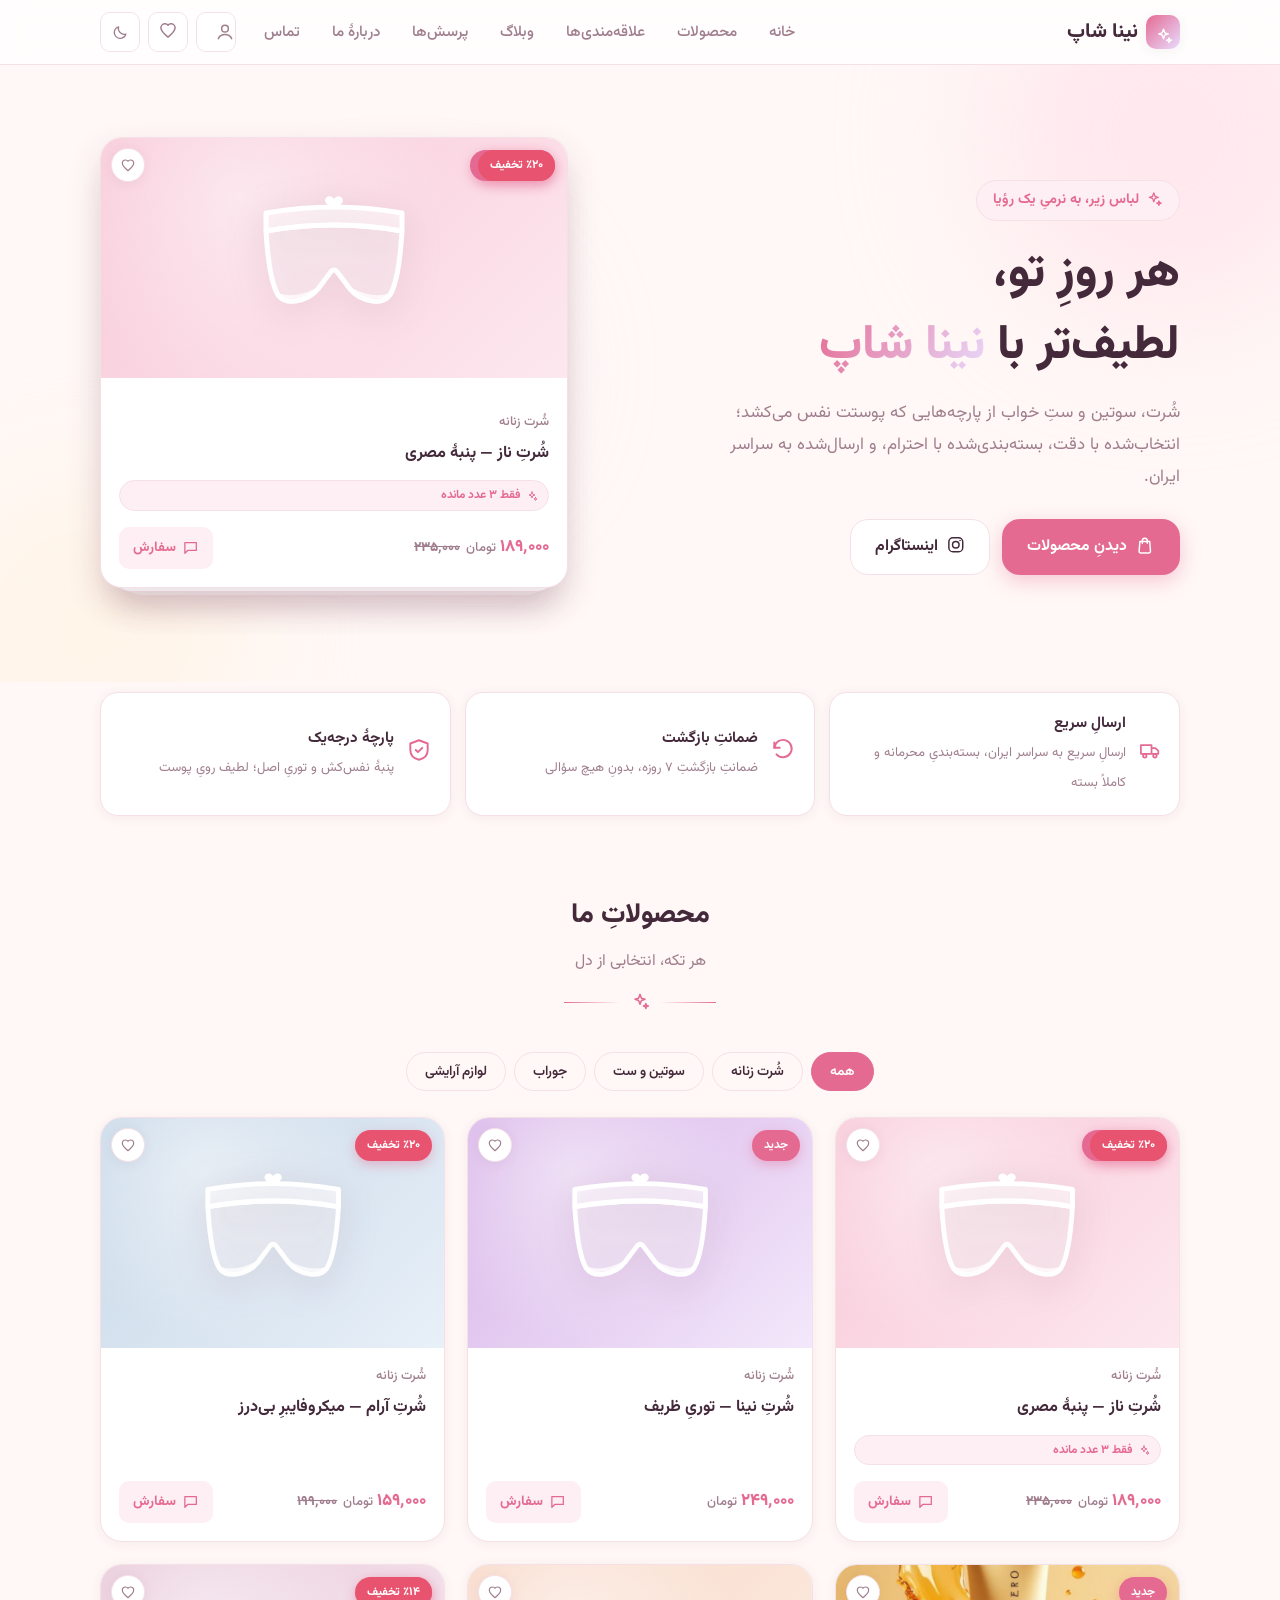
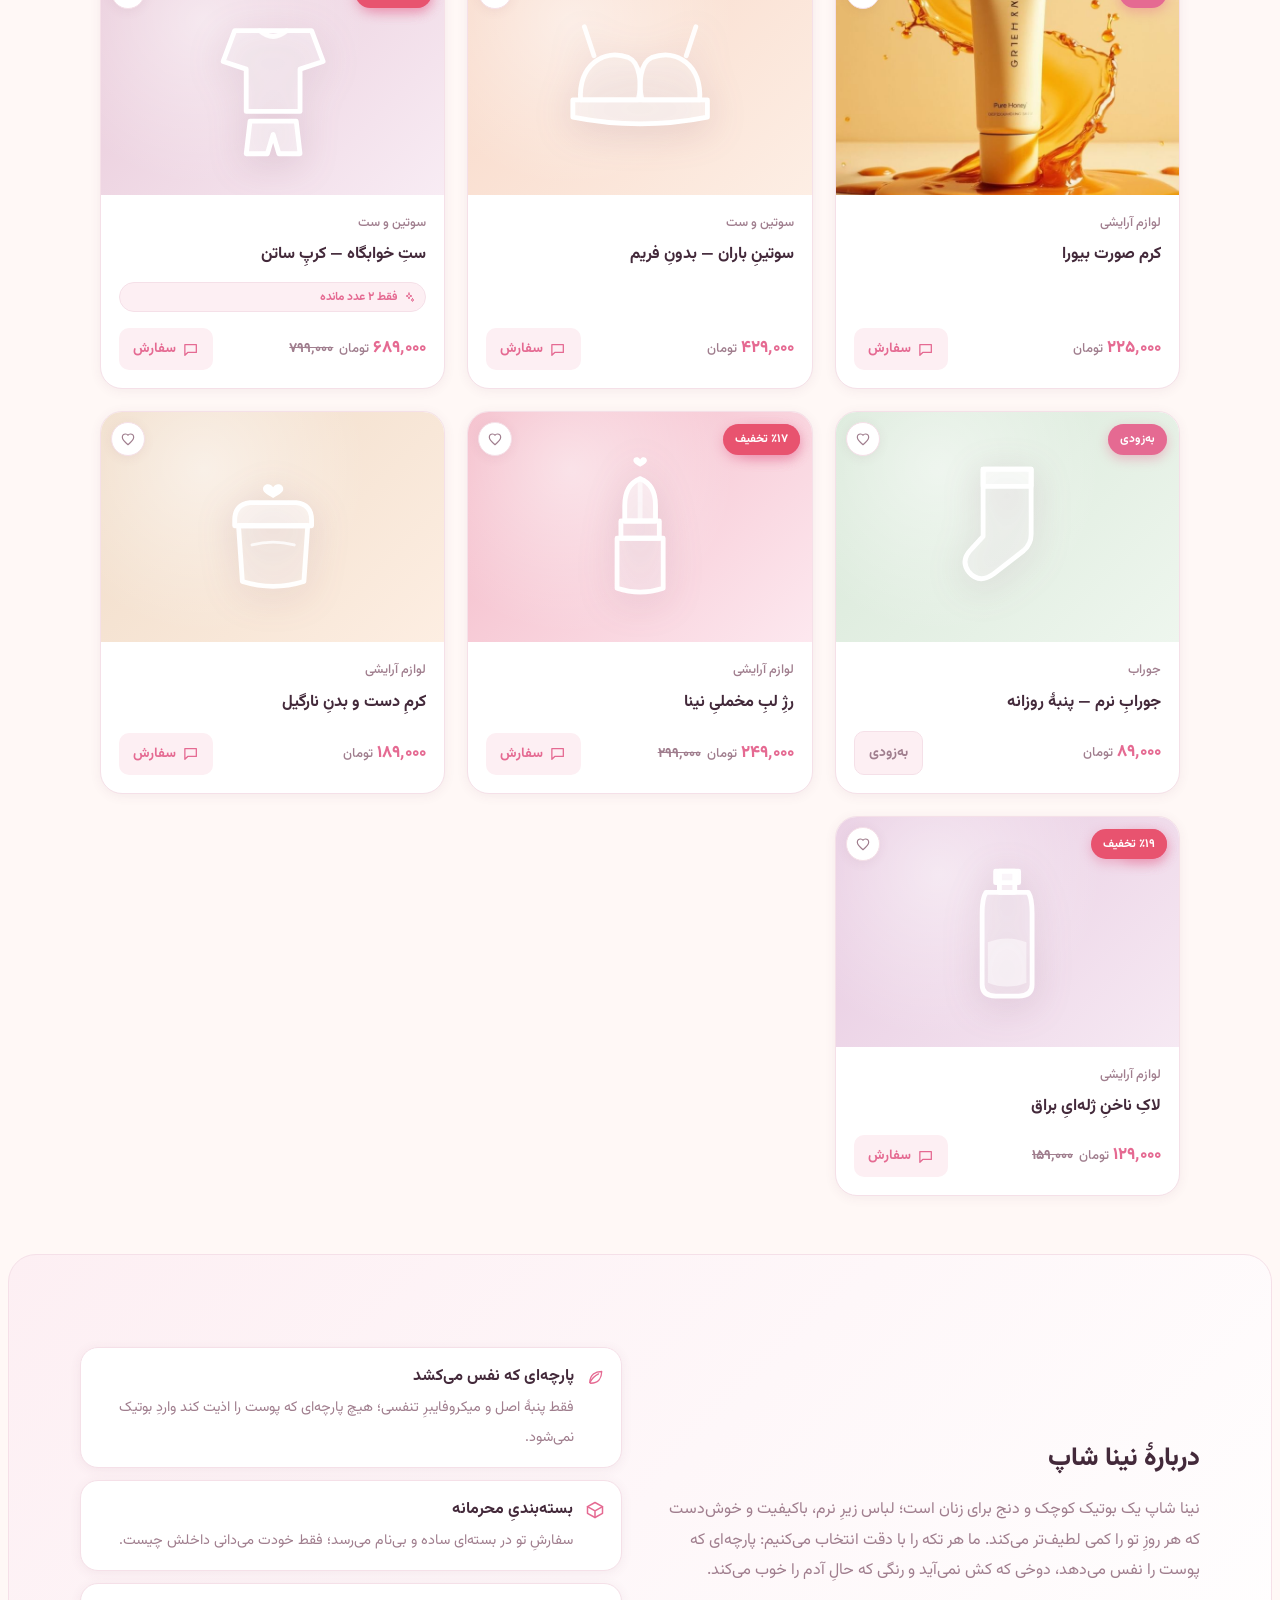
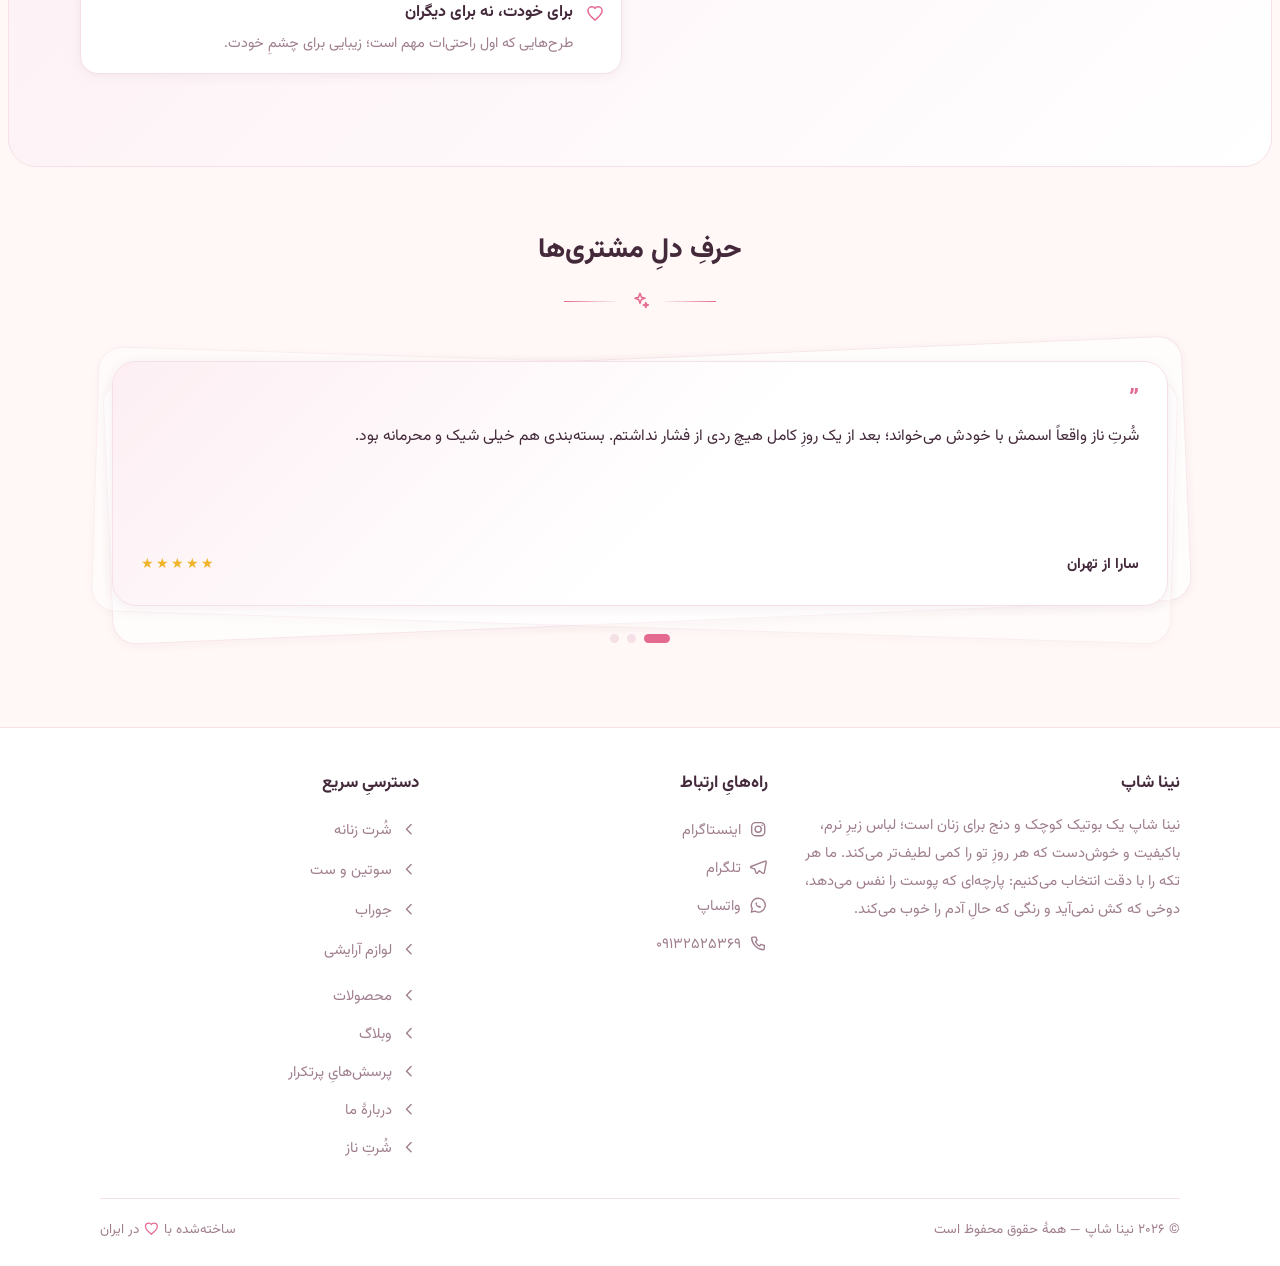
<file: index.html>
<!DOCTYPE html>
<html lang="fa" dir="rtl" data-theme="day" data-accent="rose">
<head>
  <meta charset="UTF-8">
  <meta name="viewport" content="width=device-width, initial-scale=1.0">
  <title>نینا شاپ | لباس زیر زنانه — شُرت، سوتین و ست خواب با پارچهٔ نفس‌کش</title>
  <meta name="description" content="بوتیک آنلاین نینا شاپ: شُرت زنانهٔ پنبه‌ای و توری، سوتینِ بدونِ فریم و ست خواب، با پارچهٔ لطیف، بسته‌بندیِ محرمانه و ضمانتِ بازگشتِ ۷ روزه. ارسال به سراسر ایران.">
  <meta name="robots" content="noindex, nofollow">
  <link rel="canonical" href="https://example.com/">
  <meta name="theme-color" content="#e56a92">

  <!-- Open Graph -->
  <meta property="og:type" content="website">
  <meta property="og:site_name" content="نینا شاپ">
  <meta property="og:title" content="نینا شاپ | لباس زیر زنانه، به نرمیِ یک رؤیا">
  <meta property="og:description" content="شُرت زنانهٔ پنبه‌ای و توری، سوتین و ست خواب — پارچهٔ لطیف، بسته‌بندیِ محرمانه، ضمانتِ بازگشتِ ۷ روزه.">
  <meta property="og:url" content="https://example.com/">
  <meta property="og:image" content="https://example.com/assets/og.jpg">
  <meta property="og:locale" content="fa_IR">
  <!-- Twitter -->
  <meta name="twitter:card" content="summary_large_image">
  <meta name="twitter:title" content="نینا شاپ | لباس زیر زنانه، به نرمیِ یک رؤیا">
  <meta name="twitter:description" content="شُرت زنانهٔ پنبه‌ای و توری، سوتین و ست خواب — ارسال به سراسر ایران.">
  <meta name="twitter:image" content="https://example.com/assets/og.jpg">

  <link rel="icon" type="image/svg+xml" href="favicon.svg">
  <link rel="manifest" href="manifest.webmanifest">
  <link rel="apple-touch-icon" href="assets/apple-touch-icon.png">
  <link rel="preload" href="assets/fonts/Vazirmatn-var.woff2" as="font" type="font/woff2" crossorigin>
  <link rel="stylesheet" href="css/style.css">
  <script src="js/icons.js" defer></script>
  <script src="js/app.js" defer></script>

  <!-- اسکیما: فروشگاه + وب‌سایت -->
  <script type="application/ld+json">
  {
    "@context": "https://schema.org",
    "@graph": [
      {
        "@type": "ClothingStore",
        "@id": "https://example.com/#store",
        "name": "نینا شاپ",
        "description": "بوتیک آنلاین لباس زیر زنانه: شُرت، سوتین و ست خواب با پارچهٔ نفس‌کش، بسته‌بندی محرمانه و ضمانت بازگشت ۷ روزه.",
        "url": "https://example.com/",
        "logo": "https://example.com/favicon.svg",
        "image": "https://example.com/assets/og.jpg",
        "priceRange": "۸۹٬۰۰۰ - ۶۸۹٬۰۰۰ تومان",
        "currenciesAccepted": "IRR",
        "areaServed": "IR",
        "sameAs": [
          "https://instagram.com/roya.lingerie",
          "https://t.me/roya_lingerie"
        ]
      },
      {
        "@type": "WebSite",
        "@id": "https://example.com/#website",
        "url": "https://example.com/",
        "name": "نینا شاپ",
        "inLanguage": "fa-IR",
        "publisher": { "@id": "https://example.com/#store" }
      }
    ]
  }
  </script>
</head>
<body>
  <a class="skip" href="#main" style="position:absolute;right:-9999px;">پرش به محتوا</a>

  <header class="header">
    <div class="wrap header-in">
      <a class="brand" href="./" aria-label="نینا شاپ — صفحهٔ اصلی">
        <span class="brand-mark"><i data-ic="sparkles"></i></span>
        <span data-site="name">نینا شاپ</span>
      </a>
      <nav class="nav" aria-label="منوی اصلی">
        <a href="./">خانه</a>
        <a href="./#products">محصولات</a>
        <a href="wishlist.html">علاقه‌مندی‌ها</a>
        <a href="blog.html">وبلاگ</a>
        <a href="faq.html">پرسش‌ها</a>
        <a href="./#about">دربارهٔ ما</a>
        <a href="./#contact">تماس</a>
      </nav>
      <div class="header-actions">
        <a class="icon-btn" href="wishlist.html" aria-label="علاقه‌مندی‌های من"><i data-ic="heart"></i></a>
        <button class="icon-btn theme-btn" aria-label="تغییر پوستهٔ شب و روز"></button>
        <button class="icon-btn menu-btn" id="menuBtn" aria-label="باز کردن منو" aria-expanded="false"><i data-ic="bars"></i></button>
      </div>
    </div>
    <nav class="mobile-nav" id="mobileNav" aria-label="منوی موبایل">
      <a href="./">خانه</a>
      <a href="./#products">محصولات</a>
      <a href="wishlist.html">علاقه‌مندی‌ها</a>
      <a href="blog.html">وبلاگ</a>
      <a href="faq.html">پرسش‌ها</a>
      <a href="./#about">دربارهٔ ما</a>
      <a href="./#contact">تماس</a>
    </nav>
  </header>

  <main id="main">
    <!-- قهرمان -->
    <section class="hero" aria-label="معرفی">
      <div class="hero-blob blob-a"></div>
      <div class="hero-blob blob-b"></div>
      <div class="hero-blob blob-c"></div>
      <div class="wrap hero-in">
        <div>
          <span class="hero-kicker"><i data-ic="sparkles"></i> <span data-site="tagline">لباس زیر، به نرمیِ یک رؤیا</span></span>
          <h1>هر روزِ تو،<br>لطیف‌تر با <span class="grad" data-site="name">نینا شاپ</span></h1>
          <p class="lead">شُرت، سوتین و ستِ خواب از پارچه‌هایی که پوستت نفس می‌کشد؛ انتخاب‌شده با دقت، بسته‌بندی‌شده با احترام، و ارسال‌شده به سراسر ایران.</p>
          <div class="hero-cta">
            <a class="btn btn-primary" href="#products"><i data-ic="bag"></i> دیدنِ محصولات</a>
            <a class="btn btn-ghost" data-channel="instagram" href="#" target="_blank" rel="noopener"><i data-ic="instagram"></i> اینستاگرام</a>
          </div>
        </div>
        <div class="hero-card" id="heroCard" aria-hidden="true"></div>
      </div>
    </section>

    <!-- نوارِ اعتماد -->
    <section class="trust" aria-label="مزیت‌ها">
      <div class="wrap trust-grid reveal">
        <div class="trust-item">
          <i data-ic="truck"></i>
          <div><b>ارسالِ سریع</b><span data-site="shipping">ارسال به سراسر ایران، بسته‌بندیِ محرمانه</span></div>
        </div>
        <div class="trust-item">
          <i data-ic="rotate"></i>
          <div><b>ضمانتِ بازگشت</b><span data-site="guarantee">ضمانتِ بازگشتِ ۷ روزه، بدونِ سؤال</span></div>
        </div>
        <div class="trust-item">
          <i data-ic="shield"></i>
          <div><b>پارچهٔ درجه‌یک</b><span>پنبهٔ نفس‌کش و توریِ اصل؛ لطیف رویِ پوست</span></div>
        </div>
      </div>
    </section>

    <!-- محصولات -->
    <section class="section" id="products">
      <div class="wrap">
        <div class="section-head reveal">
          <h2>محصولاتِ ما</h2>
          <p>هر تکه، انتخابی از دل</p>
          <div class="flourish"><i data-ic="sparkles"></i></div>
        </div>
        <div class="cat-filter" id="catFilter" style="display:none"></div>
        <div class="grid" id="productGrid"></div>
      </div>
    </section>

    <!-- درباره -->
    <section class="section about-strip" id="about">
      <div class="wrap about-in">
        <div class="reveal">
          <h2>دربارهٔ <span data-site="name">نینا شاپ</span></h2>
          <p data-site="about"></p>
        </div>
        <div class="value-list reveal">
          <div class="value-item"><i data-ic="leaf"></i><div><b>پارچه‌ای که نفس می‌کشد</b><span>فقط پنبهٔ اصل و میکروفایبرِ تنفسی؛ هیچ پارچه‌ای که پوست را اذیت کند واردِ بوتیک نمی‌شود.</span></div></div>
          <div class="value-item"><i data-ic="box"></i><div><b>بسته‌بندیِ محرمانه</b><span>سفارشِ تو در بسته‌ای ساده و بی‌نام می‌رسد؛ فقط خودت می‌دانی داخلش چیست.</span></div></div>
          <div class="value-item"><i data-ic="heart"></i><div><b>برای خودت، نه برای دیگران</b><span>طرح‌هایی که اول راحتی‌ات مهم است؛ زیبایی برای چشمِ خودت.</span></div></div>
        </div>
      </div>
    </section>

    <!-- نظرات -->
    <section class="section" aria-label="نظر مشتریان">
      <div class="wrap">
        <div class="section-head reveal">
          <h2>حرفِ دلِ مشتری‌ها</h2>
          <div class="flourish"><i data-ic="sparkles"></i></div>
        </div>
        <div class="slider reveal" id="tSlider">
          <div class="slider-viewport">
            <div class="slider-track" id="tTrack"></div>
          </div>
        </div>
        <div class="slider-dots" id="tDots"></div>
      </div>
    </section>
  </main>

  <footer class="footer" id="contact">
    <div class="wrap">
      <div class="footer-grid">
        <div>
          <h3><span data-site="name">نینا شاپ</span></h3>
          <p data-site="about"></p>
        </div>
        <div>
          <h3>راه‌هایِ ارتباط</h3>
          <a data-channel="instagram" href="#" target="_blank" rel="noopener"><i data-ic="instagram"></i> اینستاگرام</a>
          <a data-channel="telegram" href="#" target="_blank" rel="noopener"><i data-ic="telegram"></i> تلگرام</a>
          <a data-channel="whatsapp" href="#" target="_blank" rel="noopener"><i data-ic="whatsapp"></i> واتساپ</a>
          <a data-channel="phone" href="#"><i data-ic="phone"></i> <span data-channel-text="phone"></span></a>
        </div>
        <div>
          <h3>دسترسیِ سریع</h3>
          <div id="footCats"></div>
          <a href="./#products"><i data-ic="chevron-left"></i> محصولات</a>
          <a href="blog.html"><i data-ic="chevron-left"></i> وبلاگ</a>
          <a href="faq.html"><i data-ic="chevron-left"></i> پرسش‌هایِ پرتکرار</a>
          <a href="./#about"><i data-ic="chevron-left"></i> دربارهٔ ما</a>
          <a href="product.html?id=short-naz"><i data-ic="chevron-left"></i> شُرتِ ناز</a>
        </div>
      </div>
      <div class="footer-bottom">
        <span>© <span id="year"></span> <span data-site="name">نینا شاپ</span> — همهٔ حقوق محفوظ است</span>
        <span>ساخته‌شده با <i data-ic="heart" style="color:var(--accent)"></i> در ایران</span>
      </div>
    </div>
  </footer>

  <nav class="bottom-nav" aria-label="ناوبریِ موبایل">
    <a href="./" data-bn="home"><i data-ic="sparkles"></i><span>خانه</span></a>
    <a href="./#products" data-bn="products"><i data-ic="shirt"></i><span>محصولات</span></a>
    <a href="wishlist.html" data-bn="wish"><i data-ic="heart"></i><span>علاقه‌مندی</span></a>
    <a href="blog.html" data-bn="blog"><i data-ic="pen"></i><span>وبلاگ</span></a>
    <a href="faq.html" data-bn="faq"><i data-ic="message"></i><span>پرسش</span></a>
  </nav>
</body>
</html>
</file>
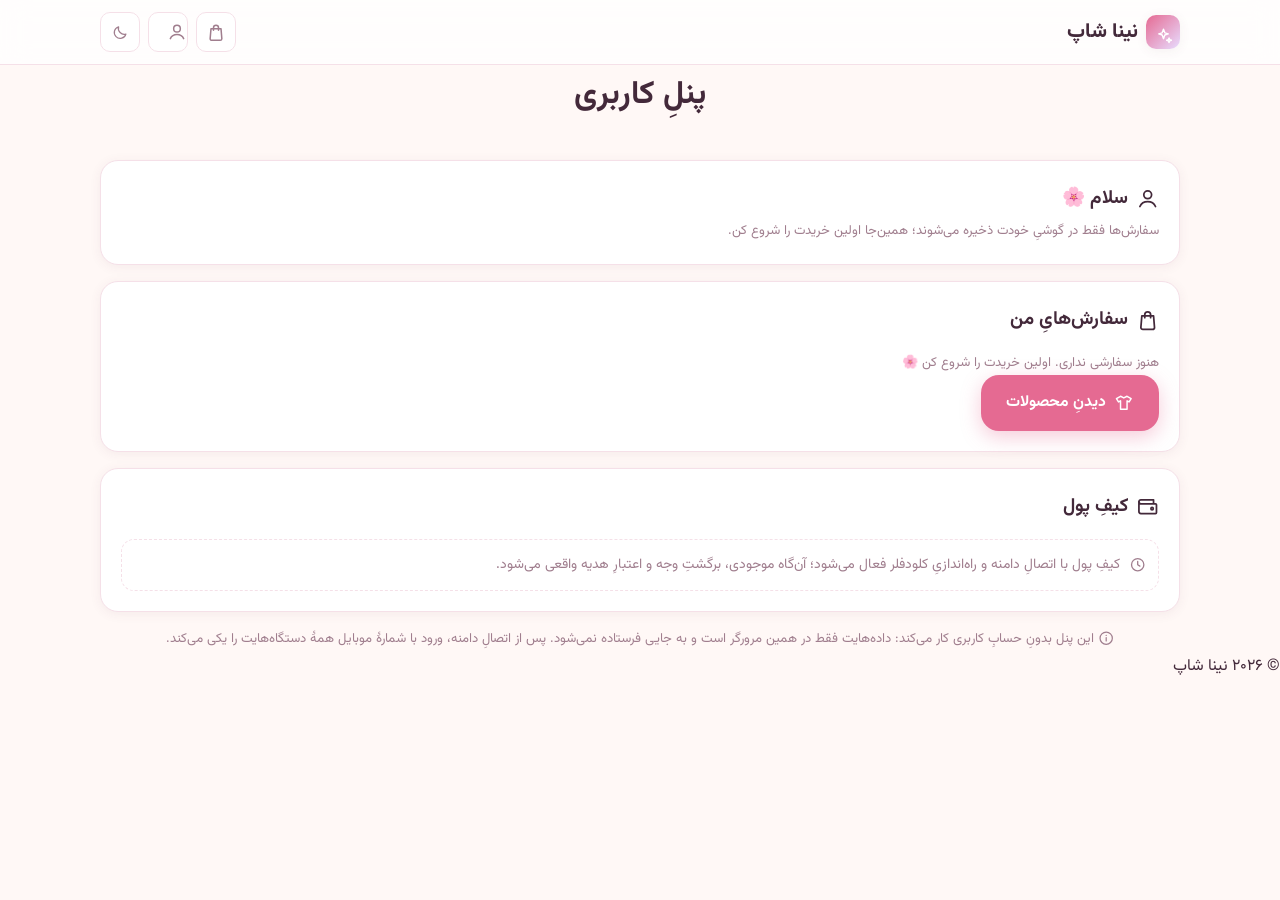
<file: account.html>
<!DOCTYPE html>
<html lang="fa" dir="rtl">
<head>
  <meta charset="UTF-8">
  <meta name="viewport" content="width=device-width, initial-scale=1.0">
  <title>پنلِ کاربری — نینا شاپ</title>
  <meta name="description" content="سفارش‌ها، خریدهای نیمه‌تمام، سبد و علاقه‌مندی‌های تو در نینا شاپ">
  <link rel="manifest" href="manifest.webmanifest">
  <link rel="icon" href="favicon.svg" type="image/svg+xml">
  <link rel="stylesheet" href="css/style.css">
</head>
<body>
  <header class="header">
    <div class="wrap header-in">
      <a class="brand" href="./" aria-label="نینا شاپ — صفحهٔ اصلی">
        <span class="brand-mark"><i data-ic="sparkles"></i></span>
        <span data-site="name">نینا شاپ</span>
      </a>
      <div class="header-actions">
        <button type="button" class="icon-btn theme-btn" aria-label="تغییرِ پوستهٔ شب و روز"></button>
      </div>
    </div>
  </header>

  <main class="wrap">
    <div class="section-head"><h1>پنلِ کاربری</h1></div>
    <div id="accountBox"></div>
  </main>

  <footer class="site-footer">
    <p>© <span id="year"></span> نینا شاپ</p>
  </footer>

  <nav class="bottom-nav" aria-label="ناوبریِ موبایل">
    <a href="./" data-bn="home"><i data-ic="sparkles"></i><span>خانه</span></a>
    <a href="category.html" data-bn="products"><i data-ic="shirt"></i><span>محصولات</span></a>
    <a href="wishlist.html" data-bn="wish"><i data-ic="heart"></i><span>علاقه‌مندی</span></a>
    <a href="blog.html" data-bn="blog"><i data-ic="pen"></i><span>وبلاگ</span></a>
    <a href="faq.html" data-bn="faq"><i data-ic="message"></i><span>پرسش</span></a>
  </nav>

  <script src="js/icons.js" defer></script>
  <script src="js/payments.js" defer></script>
  <script src="js/cart.js" defer></script>
  <script src="js/account.js" defer></script>
</body>
</html>
</file>
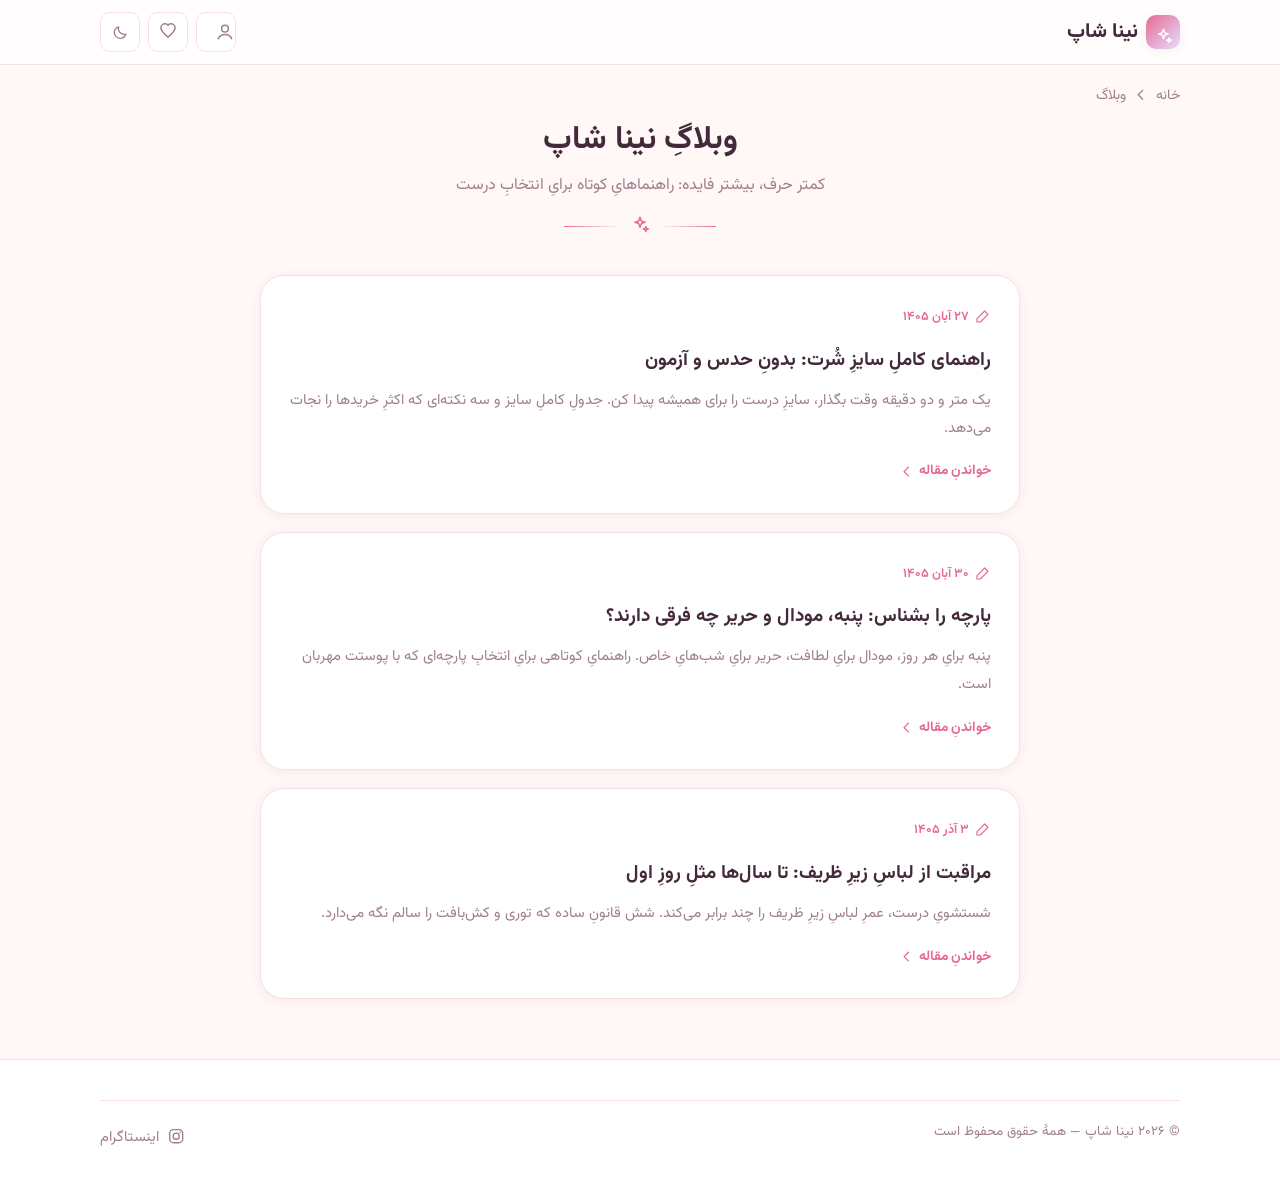
<file: blog.html>
<!DOCTYPE html>
<html lang="fa" dir="rtl" data-theme="day" data-accent="rose">
<head>
  <meta charset="UTF-8">
  <meta name="viewport" content="width=device-width, initial-scale=1.0">
  <title>وبلاگِ نینا شاپ | راهنمای سایز، پارچه و مراقبت از لباس زیر زنانه</title>
  <meta name="description" content="مقالاتِ کوتاه و کاربردیِ بوتیکِ نینا شاپ: راهنمایِ سایزِ شُرت، شناختِ پارچه‌ها و مراقبت از لباسِ زیرِ ظریف.">
  <meta name="robots" content="noindex, nofollow">
  <link rel="canonical" href="https://example.com/blog.html">
  <meta name="theme-color" content="#e56a92">
  <meta property="og:type" content="website">
  <meta property="og:site_name" content="نینا شاپ">
  <meta property="og:title" content="وبلاگِ نینا شاپ | راهنمای سایز، پارچه و مراقبت">
  <meta property="og:image" content="https://example.com/assets/og.jpg">
  <meta property="og:locale" content="fa_IR">
  <link rel="icon" type="image/svg+xml" href="favicon.svg">
  <link rel="manifest" href="manifest.webmanifest">
  <link rel="apple-touch-icon" href="assets/apple-touch-icon.png">
  <meta name="apple-mobile-web-app-capable" content="yes">
  <meta name="apple-mobile-web-app-status-bar-style" content="default">
  <meta name="apple-mobile-web-app-title" content="نینا شاپ">
  <link rel="preload" href="assets/fonts/Vazirmatn-var.woff2" as="font" type="font/woff2" crossorigin>
  <link rel="stylesheet" href="css/style.css">
  <script src="js/icons.js" defer></script>
  <script src="js/blog.js" defer></script>
</head>
<body>
  <header class="header">
    <div class="wrap header-in">
      <a class="brand" href="./" aria-label="نینا شاپ — صفحهٔ اصلی">
        <span class="brand-mark"><i data-ic="sparkles"></i></span>
        <span data-site="name">نینا شاپ</span>
      </a>
      <div class="header-actions">
        <a class="icon-btn" href="wishlist.html" aria-label="علاقه‌مندی‌های من"><i data-ic="heart"></i></a>
        <button class="icon-btn theme-btn" aria-label="تغییر پوستهٔ شب و روز"></button>
      </div>
    </div>
  </header>

  <main id="main" class="wrap">
    <nav class="crumbs" aria-label="مسیر">
      <a href="./">خانه</a> <i data-ic="chevron-left"></i> <span>وبلاگ</span>
    </nav>
    <div class="section-head">
      <h1>وبلاگِ <span data-site="name">نینا شاپ</span></h1>
      <p>کمتر حرف، بیشتر فایده: راهنماهایِ کوتاه برایِ انتخابِ درست</p>
      <div class="flourish"><i data-ic="sparkles"></i></div>
    </div>
    <div class="post-list" id="postList">
      <p class="hint">در حالِ بارگذاری…</p>
    </div>
  </main>

  <footer class="footer">
    <div class="wrap">
      <div class="footer-bottom">
        <span>© <span id="year"></span> <span data-site="name">نینا شاپ</span> — همهٔ حقوق محفوظ است</span>
        <a data-channel="instagram" href="#" target="_blank" rel="noopener"><i data-ic="instagram"></i> اینستاگرام</a>
      </div>
    </div>
  </footer>

  <nav class="bottom-nav" aria-label="ناوبریِ موبایل">
    <a href="./" data-bn="home"><i data-ic="sparkles"></i><span>خانه</span></a>
    <a href="./#products" data-bn="products"><i data-ic="shirt"></i><span>محصولات</span></a>
    <a href="wishlist.html" data-bn="wish"><i data-ic="heart"></i><span>علاقه‌مندی</span></a>
    <a href="blog.html" data-bn="blog"><i data-ic="pen"></i><span>وبلاگ</span></a>
    <a href="faq.html" data-bn="faq"><i data-ic="message"></i><span>پرسش</span></a>
  </nav>
</body>
</html>
</file>
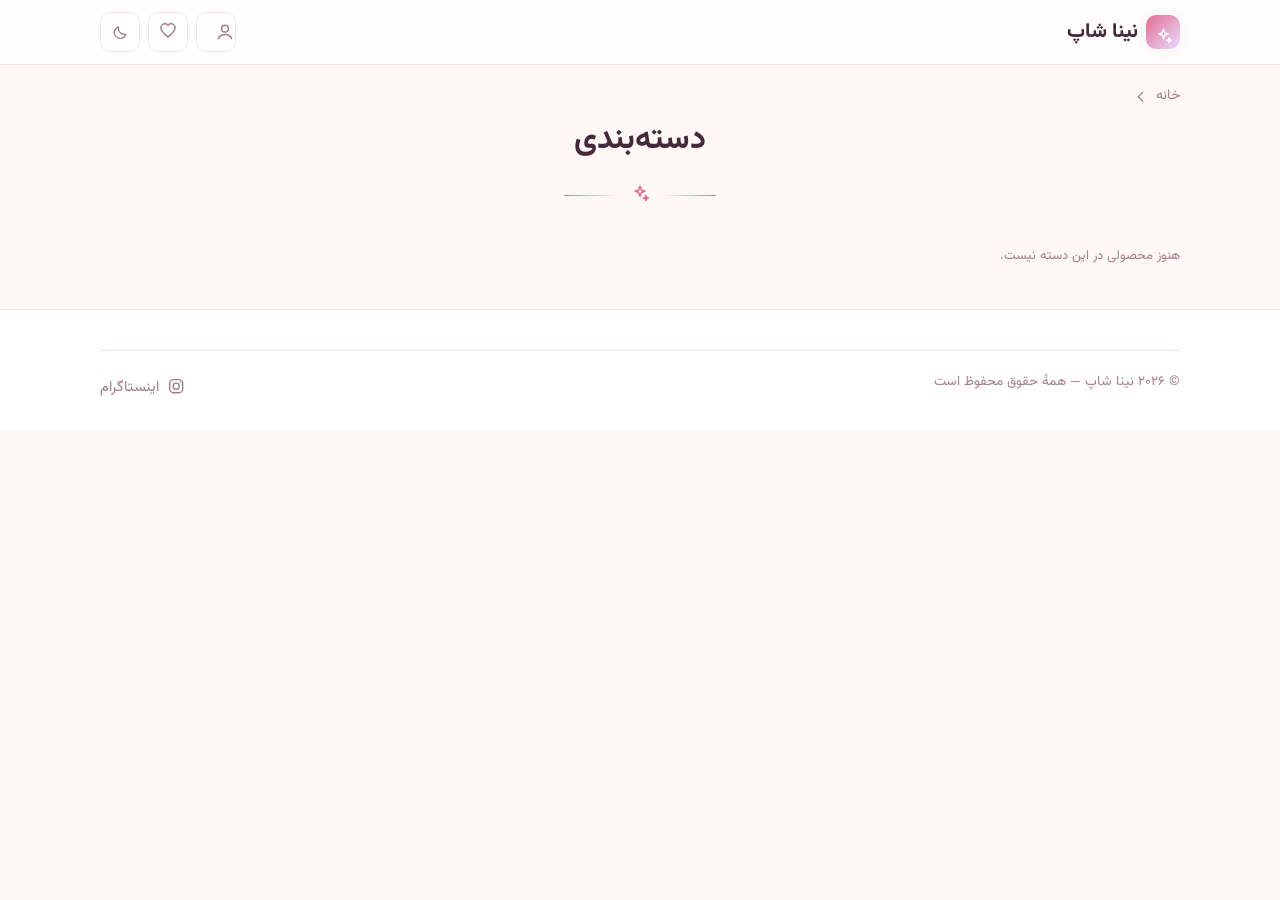
<file: category.html>
<!DOCTYPE html>
<html lang="fa" dir="rtl" data-theme="day" data-accent="rose">
<head>
  <meta charset="UTF-8">
  <meta name="viewport" content="width=device-width, initial-scale=1.0">
  <title>دسته‌بندی | نینا شاپ</title>
  <meta name="description" content="محصولاتِ بوتیکِ نینا شاپ بر اساسِ دسته: شُرت زنانه، سوتین و ست، لوازم آرایشی.">
  <meta name="robots" content="noindex, nofollow">
  <link rel="canonical" href="https://example.com/category.html">
  <meta name="theme-color" content="#e56a92">
  <meta property="og:type" content="website">
  <meta property="og:site_name" content="نینا شاپ">
  <meta property="og:title" content="دسته‌بندی | نینا شاپ">
  <meta property="og:image" content="https://example.com/assets/og.jpg">
  <meta property="og:locale" content="fa_IR">
  <link rel="icon" type="image/svg+xml" href="favicon.svg">
  <link rel="manifest" href="manifest.webmanifest">
  <link rel="apple-touch-icon" href="assets/apple-touch-icon.png">
  <meta name="apple-mobile-web-app-capable" content="yes">
  <meta name="apple-mobile-web-app-status-bar-style" content="default">
  <meta name="apple-mobile-web-app-title" content="نینا شاپ">
  <link rel="preload" href="assets/fonts/Vazirmatn-var.woff2" as="font" type="font/woff2" crossorigin>
  <link rel="stylesheet" href="css/style.css">
  <script src="js/icons.js" defer></script>
  <script src="js/app.js" defer></script>
</head>
<body>
  <header class="header">
    <div class="wrap header-in">
      <a class="brand" href="./" aria-label="نینا شاپ — صفحهٔ اصلی">
        <span class="brand-mark"><i data-ic="sparkles"></i></span>
        <span data-site="name">نینا شاپ</span>
      </a>
      <div class="header-actions">
        <a class="icon-btn" href="wishlist.html" aria-label="علاقه‌مندی‌های من"><i data-ic="heart"></i></a>
        <button class="icon-btn theme-btn" aria-label="تغییر پوستهٔ شب و روز"></button>
      </div>
    </div>
  </header>

  <main id="main" class="wrap">
    <nav class="crumbs" aria-label="مسیر" id="crumbs"></nav>
    <div class="section-head" id="catHead">
      <h1 id="catTitle">دسته‌بندی</h1>
      <p id="catIntro"></p>
      <div class="flourish"><i data-ic="sparkles"></i></div>
    </div>
    <div class="grid" id="catGrid">
      <p class="hint">در حالِ بارگذاری…</p>
    </div>
  </main>

  <footer class="footer">
    <div class="wrap">
      <div class="footer-bottom">
        <span>© <span id="year"></span> <span data-site="name">نینا شاپ</span> — همهٔ حقوق محفوظ است</span>
        <a data-channel="instagram" href="#" target="_blank" rel="noopener"><i data-ic="instagram"></i> اینستاگرام</a>
      </div>
    </div>
  </footer>

  <nav class="bottom-nav" aria-label="ناوبریِ موبایل">
    <a href="./" data-bn="home"><i data-ic="sparkles"></i><span>خانه</span></a>
    <a href="./#products" data-bn="products"><i data-ic="shirt"></i><span>محصولات</span></a>
    <a href="wishlist.html" data-bn="wish"><i data-ic="heart"></i><span>علاقه‌مندی</span></a>
    <a href="blog.html" data-bn="blog"><i data-ic="pen"></i><span>وبلاگ</span></a>
    <a href="faq.html" data-bn="faq"><i data-ic="message"></i><span>پرسش</span></a>
  </nav>
</body>
</html>
</file>
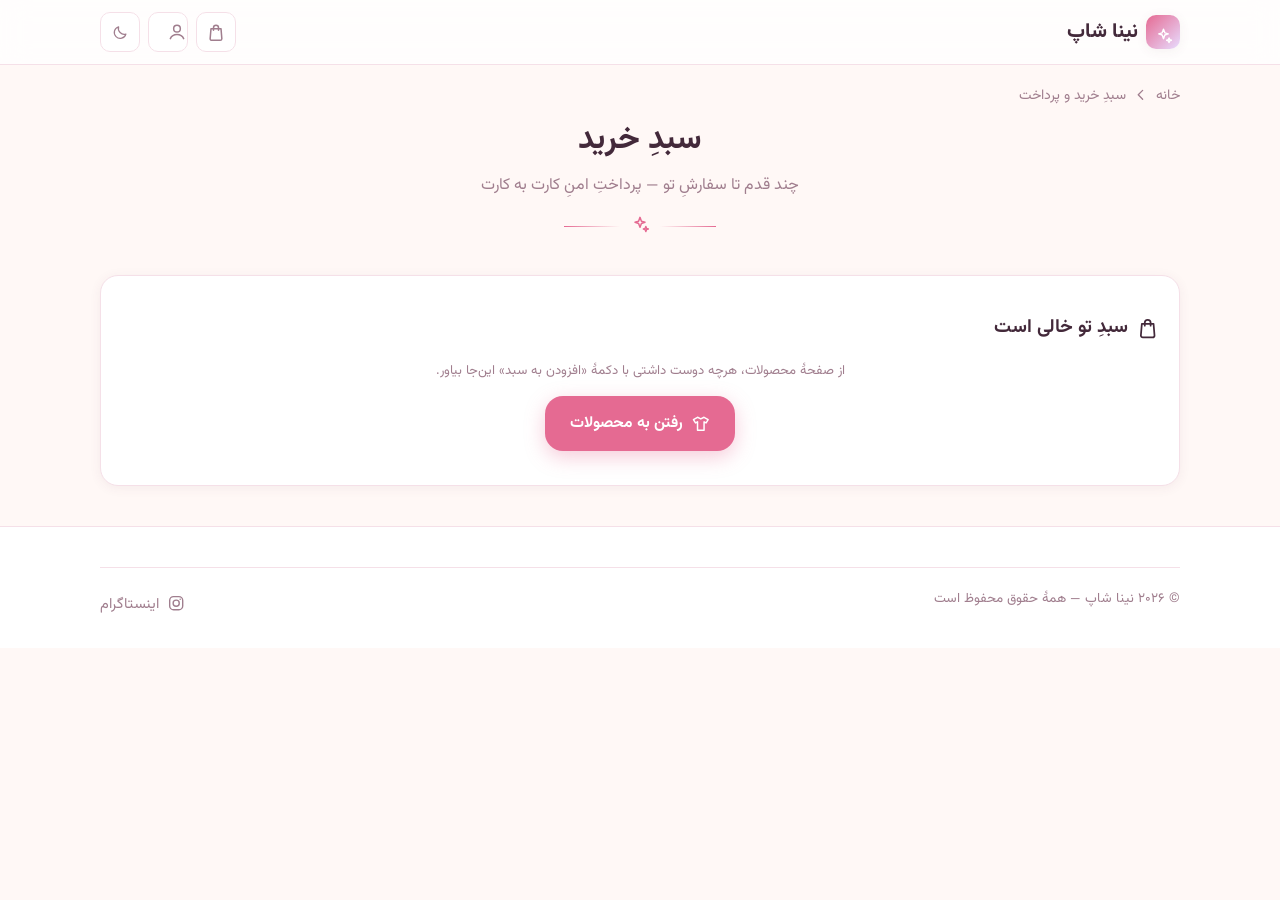
<file: checkout.html>
<!DOCTYPE html>
<html lang="fa" dir="rtl" data-theme="day" data-accent="rose">
<head>
  <meta charset="UTF-8">
  <meta name="viewport" content="width=device-width, initial-scale=1.0">
  <title>سبدِ خرید و پرداخت | نینا شاپ</title>
  <meta name="description" content="تکمیلِ سفارش در بوتیکِ نینا شاپ — پرداختِ کارت به کارت با کدِ سفارشِ یکتا.">
  <meta name="robots" content="noindex, nofollow">
  <meta name="theme-color" content="#e56a92">
  <link rel="icon" type="image/svg+xml" href="favicon.svg">
  <link rel="manifest" href="manifest.webmanifest">
  <link rel="apple-touch-icon" href="assets/apple-touch-icon.png">
  <meta name="apple-mobile-web-app-capable" content="yes">
  <meta name="apple-mobile-web-app-status-bar-style" content="default">
  <meta name="apple-mobile-web-app-title" content="نینا شاپ">
  <link rel="preload" href="assets/fonts/Vazirmatn-var.woff2" as="font" type="font/woff2" crossorigin>
  <link rel="stylesheet" href="css/style.css">
  <script src="js/icons.js" defer></script>
  <script src="js/cart.js" defer></script>
  <script src="js/payments.js" defer></script>
  <script src="js/geo.js" defer></script>
  <script src="js/checkout.js" defer></script>
</head>
<body>
  <header class="header">
    <div class="wrap header-in">
      <a class="brand" href="./" aria-label="نینا شاپ — صفحهٔ اصلی">
        <span class="brand-mark"><i data-ic="sparkles"></i></span>
        <span data-site="name">نینا شاپ</span>
      </a>
      <div class="header-actions">
        <button class="icon-btn theme-btn" aria-label="تغییر پوستهٔ شب و روز"></button>
      </div>
    </div>
  </header>

  <main id="main" class="wrap">
    <nav class="crumbs" aria-label="مسیر">
      <a href="./">خانه</a> <i data-ic="chevron-left"></i> <span>سبدِ خرید و پرداخت</span>
    </nav>
    <div class="section-head">
      <h1>سبدِ خرید</h1>
      <p>چند قدم تا سفارشِ تو — پرداختِ امنِ کارت به کارت</p>
      <div class="flourish"><i data-ic="sparkles"></i></div>
    </div>

    <div id="checkoutBox">
      <p class="hint">در حالِ بارگذاری…</p>
    </div>
  </main>

  <footer class="footer">
    <div class="wrap">
      <div class="footer-bottom">
        <span>© <span id="year"></span> <span data-site="name">نینا شاپ</span> — همهٔ حقوق محفوظ است</span>
        <a data-channel="instagram" href="#" target="_blank" rel="noopener"><i data-ic="instagram"></i> اینستاگرام</a>
      </div>
    </div>
  </footer>

  <nav class="bottom-nav" aria-label="ناوبریِ موبایل">
    <a href="./" data-bn="home"><i data-ic="sparkles"></i><span>خانه</span></a>
    <a href="./#products" data-bn="products"><i data-ic="shirt"></i><span>محصولات</span></a>
    <a href="wishlist.html" data-bn="wish"><i data-ic="heart"></i><span>علاقه‌مندی</span></a>
    <a href="blog.html" data-bn="blog"><i data-ic="pen"></i><span>وبلاگ</span></a>
    <a href="faq.html" data-bn="faq"><i data-ic="message"></i><span>پرسش</span></a>
  </nav>
</body>
</html>
</file>
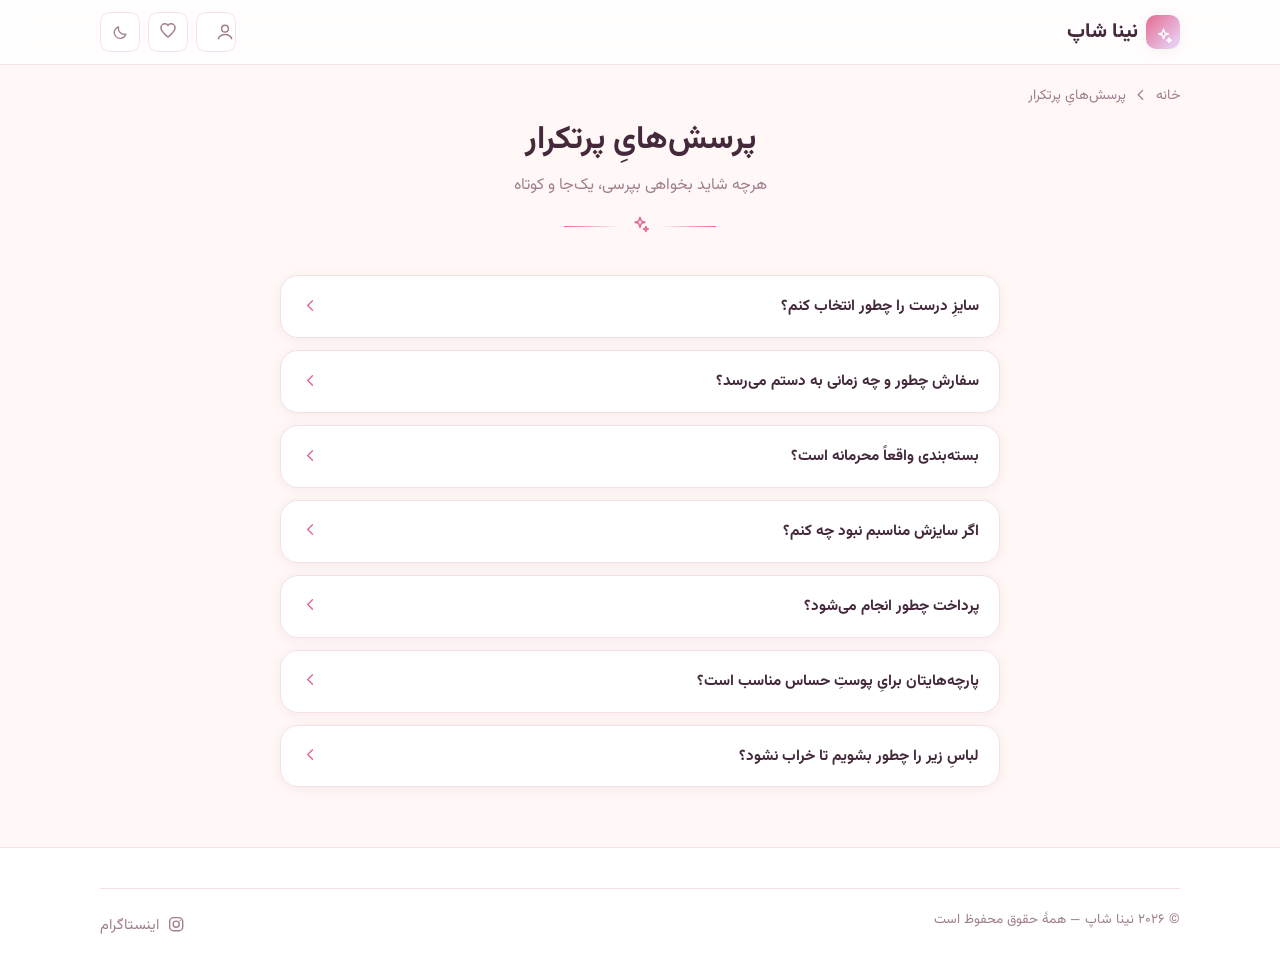
<file: faq.html>
<!DOCTYPE html>
<html lang="fa" dir="rtl" data-theme="day" data-accent="rose">
<head>
  <meta charset="UTF-8">
  <meta name="viewport" content="width=device-width, initial-scale=1.0">
  <title>پرسش‌هایِ پرتکرار | نینا شاپ</title>
  <meta name="description" content="پاسخِ پرسش‌هایِ پرتکرار دربارهٔ خریدِ لباس زیر زنانه از نینا شاپ: سایز، ارسال، بسته‌بندیِ محرمانه، ضمانتِ بازگشت و مراقبت.">
  <meta name="robots" content="noindex, nofollow">
  <link rel="canonical" href="https://example.com/faq.html">
  <meta name="theme-color" content="#e56a92">
  <meta property="og:type" content="website">
  <meta property="og:site_name" content="نینا شاپ">
  <meta property="og:title" content="پرسش‌هایِ پرتکرار | نینا شاپ">
  <meta property="og:image" content="https://example.com/assets/og.jpg">
  <meta property="og:locale" content="fa_IR">
  <link rel="icon" type="image/svg+xml" href="favicon.svg">
  <link rel="manifest" href="manifest.webmanifest">
  <link rel="apple-touch-icon" href="assets/apple-touch-icon.png">
  <meta name="apple-mobile-web-app-capable" content="yes">
  <meta name="apple-mobile-web-app-status-bar-style" content="default">
  <meta name="apple-mobile-web-app-title" content="نینا شاپ">
  <link rel="preload" href="assets/fonts/Vazirmatn-var.woff2" as="font" type="font/woff2" crossorigin>
  <link rel="stylesheet" href="css/style.css">
  <script src="js/icons.js" defer></script>
  <script src="js/faq.js" defer></script>
</head>
<body>
  <header class="header">
    <div class="wrap header-in">
      <a class="brand" href="./" aria-label="نینا شاپ — صفحهٔ اصلی">
        <span class="brand-mark"><i data-ic="sparkles"></i></span>
        <span data-site="name">نینا شاپ</span>
      </a>
      <div class="header-actions">
        <a class="icon-btn" href="wishlist.html" aria-label="علاقه‌مندی‌های من"><i data-ic="heart"></i></a>
        <button class="icon-btn theme-btn" aria-label="تغییر پوستهٔ شب و روز"></button>
      </div>
    </div>
  </header>

  <main id="main" class="wrap">
    <nav class="crumbs" aria-label="مسیر">
      <a href="./">خانه</a> <i data-ic="chevron-left"></i> <span>پرسش‌هایِ پرتکرار</span>
    </nav>
    <div class="section-head">
      <h1>پرسش‌هایِ پرتکرار</h1>
      <p>هرچه شاید بخواهی بپرسی، یک‌جا و کوتاه</p>
      <div class="flourish"><i data-ic="sparkles"></i></div>
    </div>
    <div class="faq-list" id="faqList">
      <p class="hint">در حالِ بارگذاری…</p>
    </div>
  </main>

  <footer class="footer">
    <div class="wrap">
      <div class="footer-bottom">
        <span>© <span id="year"></span> <span data-site="name">نینا شاپ</span> — همهٔ حقوق محفوظ است</span>
        <a data-channel="instagram" href="#" target="_blank" rel="noopener"><i data-ic="instagram"></i> اینستاگرام</a>
      </div>
    </div>
  </footer>

  <nav class="bottom-nav" aria-label="ناوبریِ موبایل">
    <a href="./" data-bn="home"><i data-ic="sparkles"></i><span>خانه</span></a>
    <a href="./#products" data-bn="products"><i data-ic="shirt"></i><span>محصولات</span></a>
    <a href="wishlist.html" data-bn="wish"><i data-ic="heart"></i><span>علاقه‌مندی</span></a>
    <a href="blog.html" data-bn="blog"><i data-ic="pen"></i><span>وبلاگ</span></a>
    <a href="faq.html" data-bn="faq"><i data-ic="message"></i><span>پرسش</span></a>
  </nav>
</body>
</html>
</file>
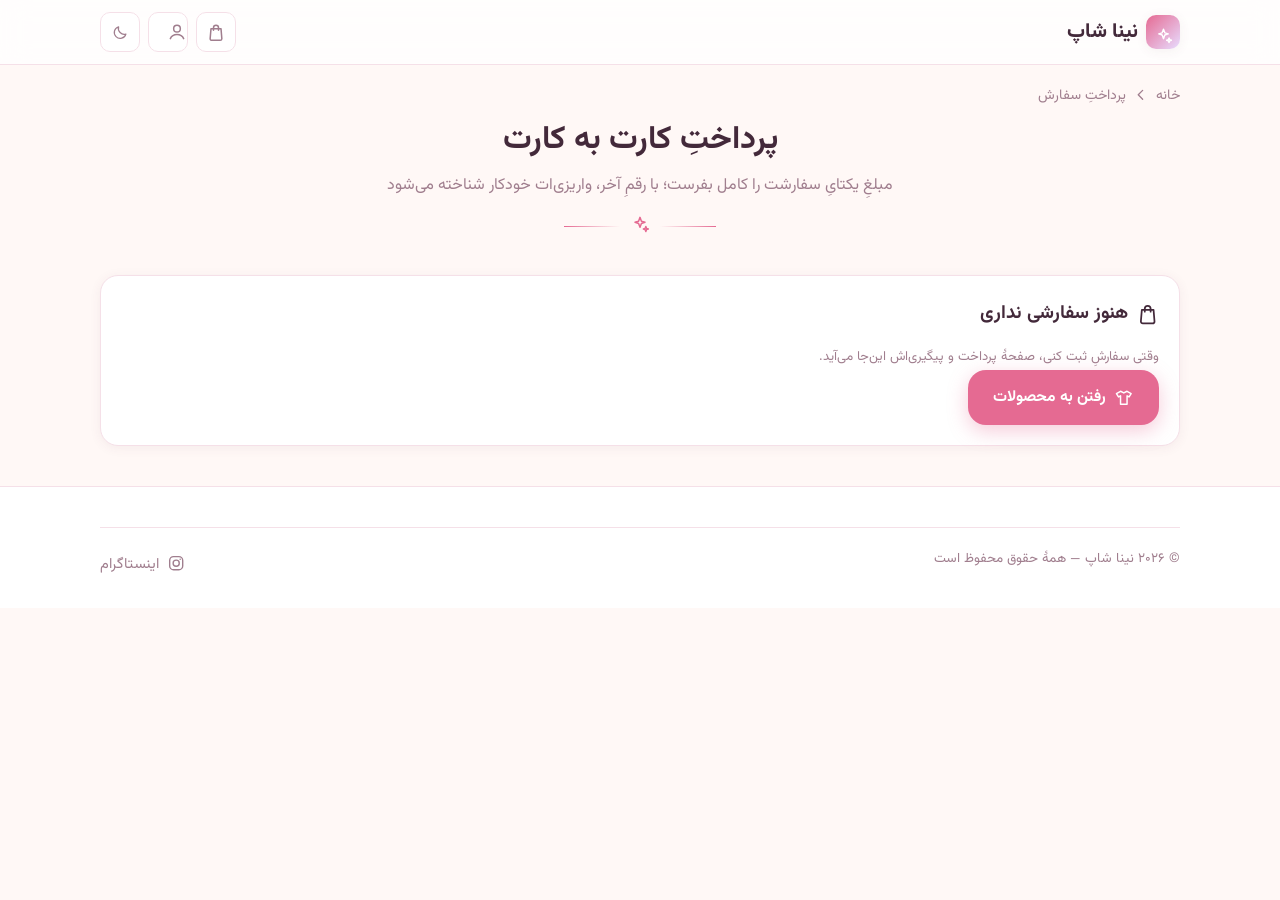
<file: payment.html>
<!DOCTYPE html>
<html lang="fa" dir="rtl" data-theme="day" data-accent="rose">
<head>
  <meta charset="UTF-8">
  <meta name="viewport" content="width=device-width, initial-scale=1.0">
  <title>پرداختِ کارت به کارت | نینا شاپ</title>
  <meta name="description" content="پرداختِ کارت به کارتِ سفارشِ نینا شاپ با مبلغِ یکتا و کدِ سفارش.">
  <meta name="robots" content="noindex, nofollow">
  <meta name="theme-color" content="#e56a92">
  <link rel="icon" type="image/svg+xml" href="favicon.svg">
  <link rel="manifest" href="manifest.webmanifest">
  <link rel="apple-touch-icon" href="assets/apple-touch-icon.png">
  <meta name="apple-mobile-web-app-capable" content="yes">
  <meta name="apple-mobile-web-app-status-bar-style" content="default">
  <meta name="apple-mobile-web-app-title" content="نینا شاپ">
  <link rel="preload" href="assets/fonts/Vazirmatn-var.woff2" as="font" type="font/woff2" crossorigin>
  <link rel="stylesheet" href="css/style.css">
  <script src="js/icons.js" defer></script>
  <script src="js/cart.js" defer></script>
  <script src="js/payments.js" defer></script>
  <script src="js/payment.js" defer></script>
</head>
<body>
  <header class="header">
    <div class="wrap header-in">
      <a class="brand" href="./" aria-label="نینا شاپ — صفحهٔ اصلی">
        <span class="brand-mark"><i data-ic="sparkles"></i></span>
        <span data-site="name">نینا شاپ</span>
      </a>
      <div class="header-actions">
        <button class="icon-btn theme-btn" aria-label="تغییر پوستهٔ شب و روز"></button>
      </div>
    </div>
  </header>

  <main id="main" class="wrap">
    <nav class="crumbs" aria-label="مسیر">
      <a href="./">خانه</a> <i data-ic="chevron-left"></i> <span>پرداختِ سفارش</span>
    </nav>
    <div class="section-head">
      <h1>پرداختِ کارت به کارت</h1>
      <p>مبلغِ یکتایِ سفارشت را کامل بفرست؛ با رقمِ آخر، واریزی‌ات خودکار شناخته می‌شود</p>
      <div class="flourish"><i data-ic="sparkles"></i></div>
    </div>

    <div id="payBox">
      <p class="hint">در حالِ بارگذاری…</p>
    </div>
  </main>

  <footer class="footer">
    <div class="wrap">
      <div class="footer-bottom">
        <span>© <span id="year"></span> <span data-site="name">نینا شاپ</span> — همهٔ حقوق محفوظ است</span>
        <a data-channel="instagram" href="#" target="_blank" rel="noopener"><i data-ic="instagram"></i> اینستاگرام</a>
      </div>
    </div>
  </footer>

  <nav class="bottom-nav" aria-label="ناوبریِ موبایل">
    <a href="./" data-bn="home"><i data-ic="sparkles"></i><span>خانه</span></a>
    <a href="./#products" data-bn="products"><i data-ic="shirt"></i><span>محصولات</span></a>
    <a href="wishlist.html" data-bn="wish"><i data-ic="heart"></i><span>علاقه‌مندی</span></a>
    <a href="blog.html" data-bn="blog"><i data-ic="pen"></i><span>وبلاگ</span></a>
    <a href="faq.html" data-bn="faq"><i data-ic="message"></i><span>پرسش</span></a>
  </nav>
</body>
</html>
</file>
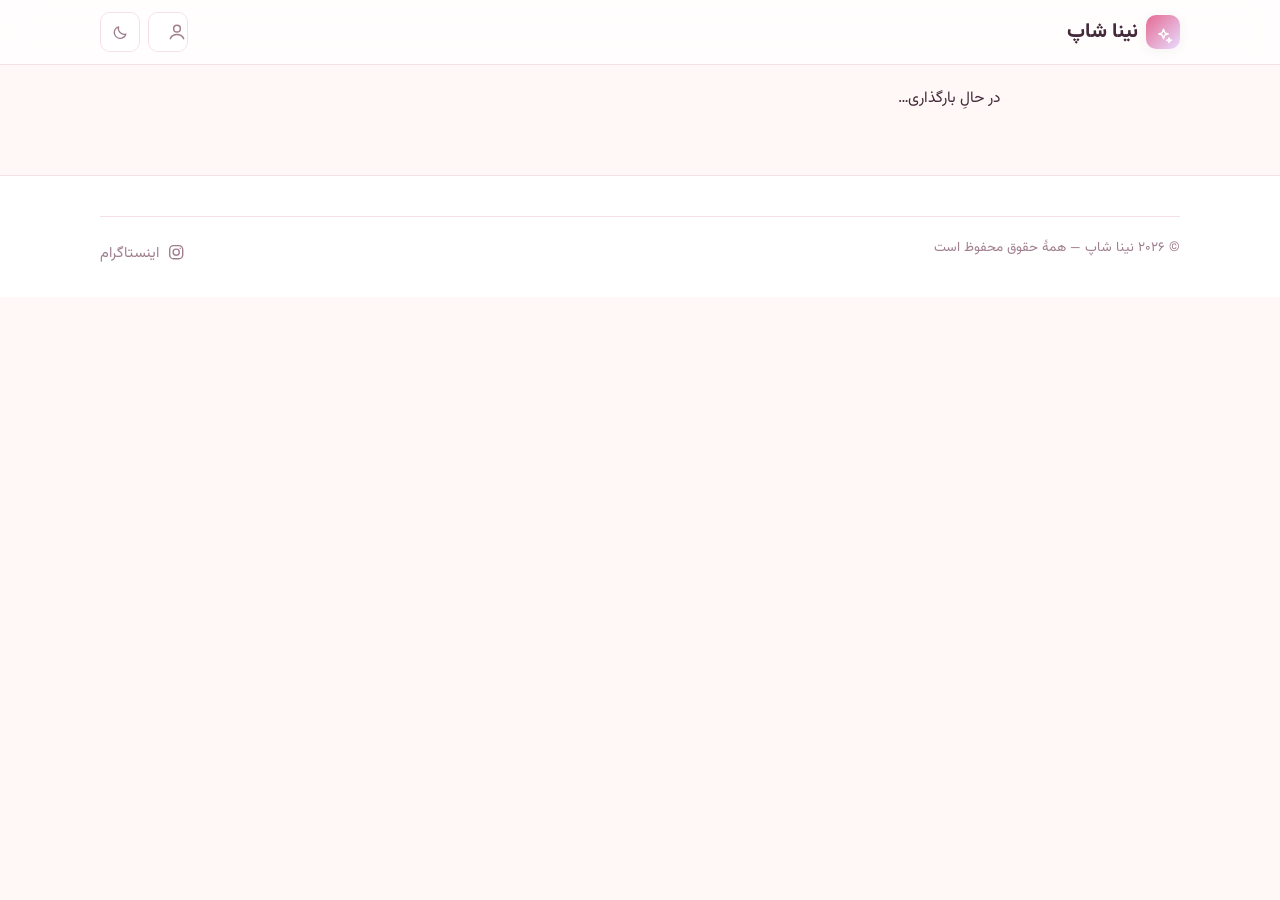
<file: post.html>
<!DOCTYPE html>
<html lang="fa" dir="rtl" data-theme="day" data-accent="rose">
<head>
  <meta charset="UTF-8">
  <meta name="viewport" content="width=device-width, initial-scale=1.0">
  <title>مقاله | وبلاگِ نینا شاپ</title>
  <meta name="description" content="مقالاتِ بوتیکِ نینا شاپ: راهنمای سایز، پارچه و مراقبت از لباس زیر زنانه.">
  <meta name="robots" content="noindex, nofollow">
  <link rel="canonical" href="https://example.com/post.html">
  <meta name="theme-color" content="#e56a92">
  <meta property="og:type" content="article">
  <meta property="og:site_name" content="نینا شاپ">
  <meta property="og:title" content="مقاله | وبلاگِ نینا شاپ">
  <meta property="og:image" content="https://example.com/assets/og.jpg">
  <meta property="og:locale" content="fa_IR">
  <link rel="icon" type="image/svg+xml" href="favicon.svg">
  <link rel="manifest" href="manifest.webmanifest">
  <link rel="apple-touch-icon" href="assets/apple-touch-icon.png">
  <meta name="apple-mobile-web-app-capable" content="yes">
  <meta name="apple-mobile-web-app-status-bar-style" content="default">
  <meta name="apple-mobile-web-app-title" content="نینا شاپ">
  <link rel="preload" href="assets/fonts/Vazirmatn-var.woff2" as="font" type="font/woff2" crossorigin>
  <link rel="stylesheet" href="css/style.css">
  <script src="js/icons.js" defer></script>
  <script src="js/blog.js" defer></script>
</head>
<body>
  <header class="header">
    <div class="wrap header-in">
      <a class="brand" href="./" aria-label="نینا شاپ — صفحهٔ اصلی">
        <span class="brand-mark"><i data-ic="sparkles"></i></span>
        <span data-site="name">نینا شاپ</span>
      </a>
      <div class="header-actions">
        <button class="icon-btn theme-btn" aria-label="تغییر پوستهٔ شب و روز"></button>
      </div>
    </div>
  </header>

  <main id="main" class="wrap">
    <nav class="crumbs" aria-label="مسیر" id="crumbs"></nav>
    <article class="post-page" id="postPage">
      <p class="hint">در حالِ بارگذاری…</p>
    </article>
  </main>

  <footer class="footer">
    <div class="wrap">
      <div class="footer-bottom">
        <span>© <span id="year"></span> <span data-site="name">نینا شاپ</span> — همهٔ حقوق محفوظ است</span>
        <a data-channel="instagram" href="#" target="_blank" rel="noopener"><i data-ic="instagram"></i> اینستاگرام</a>
      </div>
    </div>
  </footer>

  <nav class="bottom-nav" aria-label="ناوبریِ موبایل">
    <a href="./" data-bn="home"><i data-ic="sparkles"></i><span>خانه</span></a>
    <a href="./#products" data-bn="products"><i data-ic="shirt"></i><span>محصولات</span></a>
    <a href="wishlist.html" data-bn="wish"><i data-ic="heart"></i><span>علاقه‌مندی</span></a>
    <a href="blog.html" data-bn="blog"><i data-ic="pen"></i><span>وبلاگ</span></a>
    <a href="faq.html" data-bn="faq"><i data-ic="message"></i><span>پرسش</span></a>
  </nav>
</body>
</html>
</file>
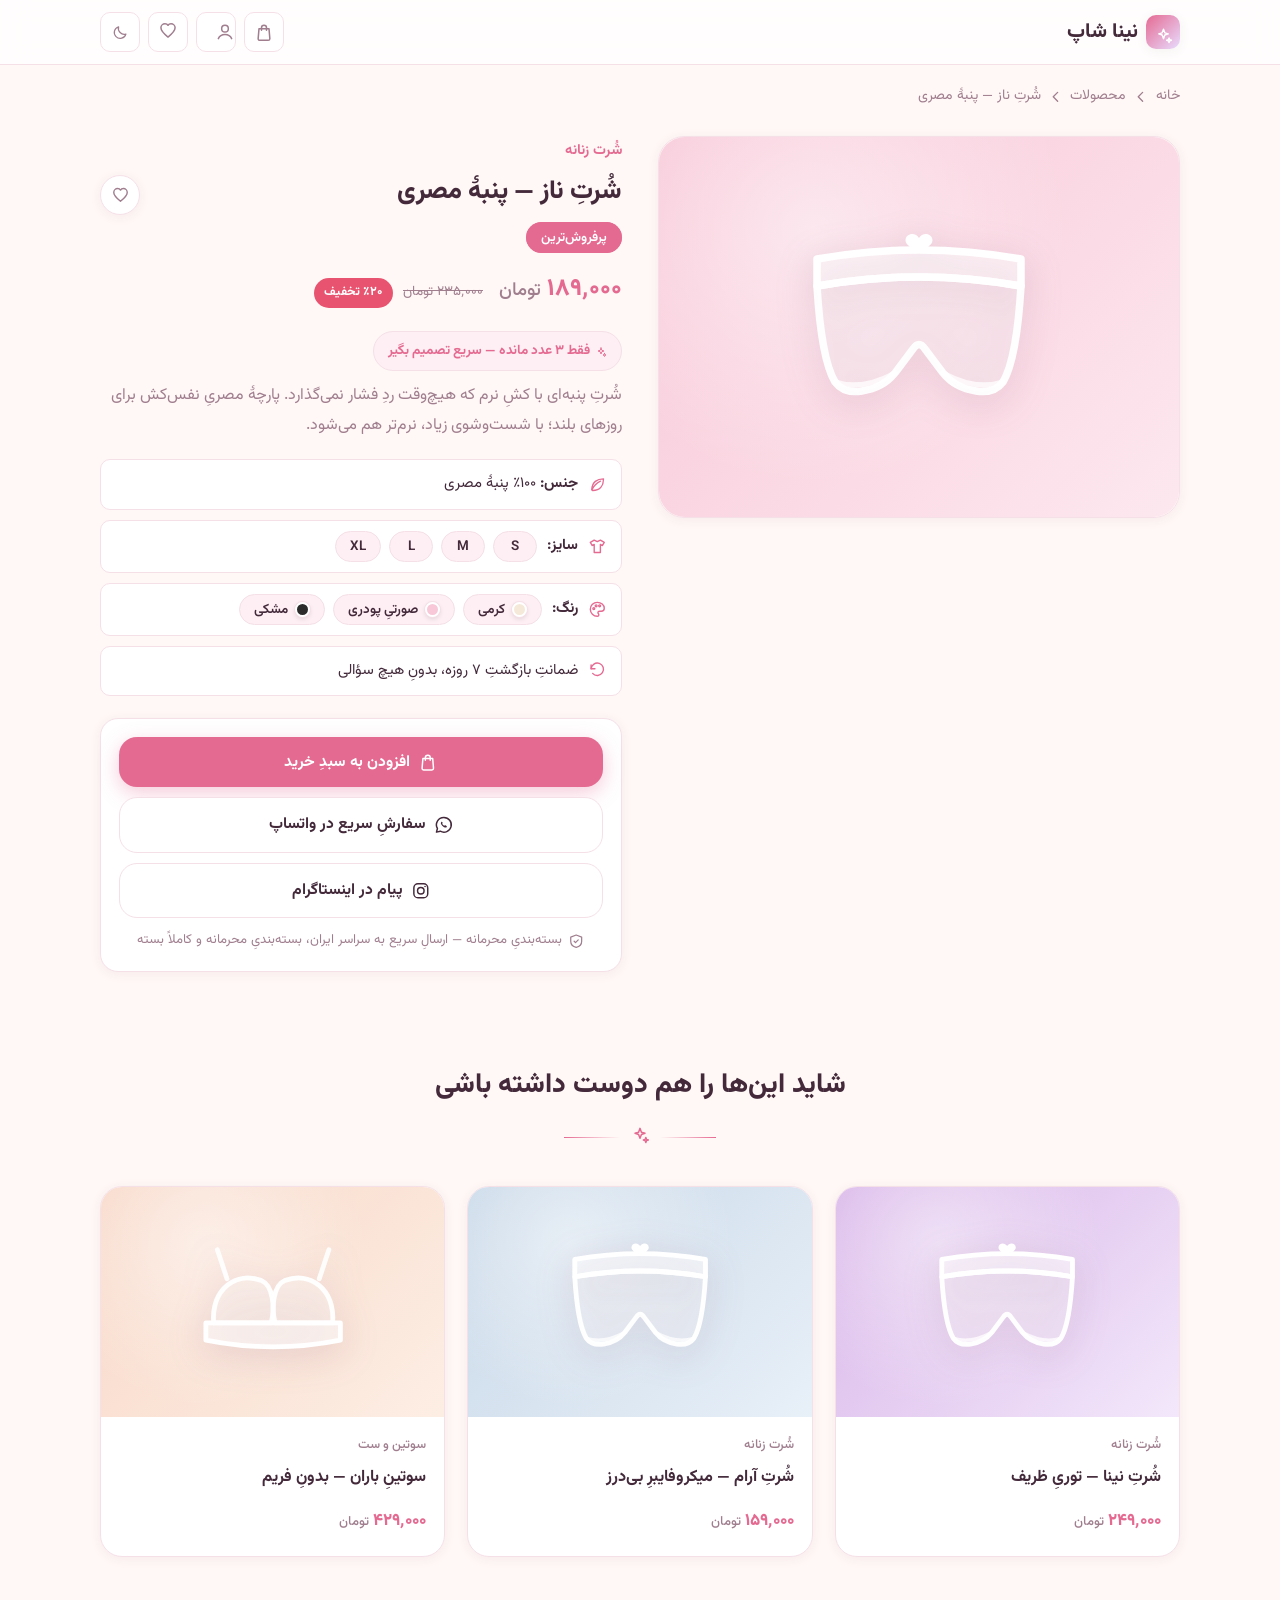
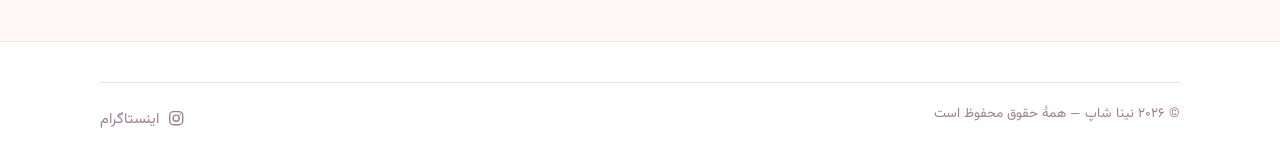
<file: product.html>
<!DOCTYPE html>
<html lang="fa" dir="rtl" data-theme="day" data-accent="rose">
<head>
  <meta charset="UTF-8">
  <meta name="viewport" content="width=device-width, initial-scale=1.0">
  <title>محصول | نینا شاپ</title>
  <meta name="description" content="خرید آنلاین لباس زیر زنانه از بوتیک نینا شاپ — پارچهٔ لطیف، بسته‌بندی محرمانه، ضمانت بازگشت ۷ روزه.">
  <meta name="robots" content="noindex, nofollow">
  <link rel="canonical" href="https://example.com/product.html">
  <meta name="theme-color" content="#e56a92">
  <meta property="og:type" content="product">
  <meta property="og:site_name" content="نینا شاپ">
  <meta property="og:title" content="محصول | نینا شاپ">
  <meta property="og:image" content="https://example.com/assets/og.jpg">
  <meta property="og:locale" content="fa_IR">
  <link rel="icon" type="image/svg+xml" href="favicon.svg">
  <link rel="manifest" href="manifest.webmanifest">
  <link rel="apple-touch-icon" href="assets/apple-touch-icon.png">
  <meta name="apple-mobile-web-app-capable" content="yes">
  <meta name="apple-mobile-web-app-status-bar-style" content="default">
  <meta name="apple-mobile-web-app-title" content="نینا شاپ">
  <link rel="preload" href="assets/fonts/Vazirmatn-var.woff2" as="font" type="font/woff2" crossorigin>
  <link rel="stylesheet" href="css/style.css">
  <script src="js/icons.js" defer></script>
  <script src="js/cart.js" defer></script>
  <script src="js/product.js" defer></script>
</head>
<body>
  <header class="header">
    <div class="wrap header-in">
      <a class="brand" href="./" aria-label="نینا شاپ — صفحهٔ اصلی">
        <span class="brand-mark"><i data-ic="sparkles"></i></span>
        <span data-site="name">نینا شاپ</span>
      </a>
      <div class="header-actions">
        <a class="icon-btn" href="wishlist.html" aria-label="علاقه‌مندی‌های من"><i data-ic="heart"></i></a>
        <button class="icon-btn theme-btn" aria-label="تغییر پوستهٔ شب و روز"></button>
      </div>
    </div>
  </header>

  <main id="main" class="wrap">
    <nav class="crumbs" aria-label="مسیر" id="crumbs"></nav>
    <article class="product-page" id="productPage">
      <p class="hint">در حالِ بارگذاری…</p>
    </article>

    <section class="section" id="related">
      <div class="section-head">
        <h2>شاید این‌ها را هم دوست داشته باشی</h2>
        <div class="flourish"><i data-ic="sparkles"></i></div>
      </div>
      <div class="grid" id="relatedGrid"></div>
    </section>
  </main>

  <footer class="footer">
    <div class="wrap">
      <div class="footer-bottom">
        <span>© <span id="year"></span> <span data-site="name">نینا شاپ</span> — همهٔ حقوق محفوظ است</span>
        <a data-channel="instagram" href="#" target="_blank" rel="noopener"><i data-ic="instagram"></i> اینستاگرام</a>
      </div>
    </div>
  </footer>

  <nav class="bottom-nav" aria-label="ناوبریِ موبایل">
    <a href="./" data-bn="home"><i data-ic="sparkles"></i><span>خانه</span></a>
    <a href="./#products" data-bn="products"><i data-ic="shirt"></i><span>محصولات</span></a>
    <a href="wishlist.html" data-bn="wish"><i data-ic="heart"></i><span>علاقه‌مندی</span></a>
    <a href="blog.html" data-bn="blog"><i data-ic="pen"></i><span>وبلاگ</span></a>
    <a href="faq.html" data-bn="faq"><i data-ic="message"></i><span>پرسش</span></a>
  </nav>
</body>
</html>
</file>
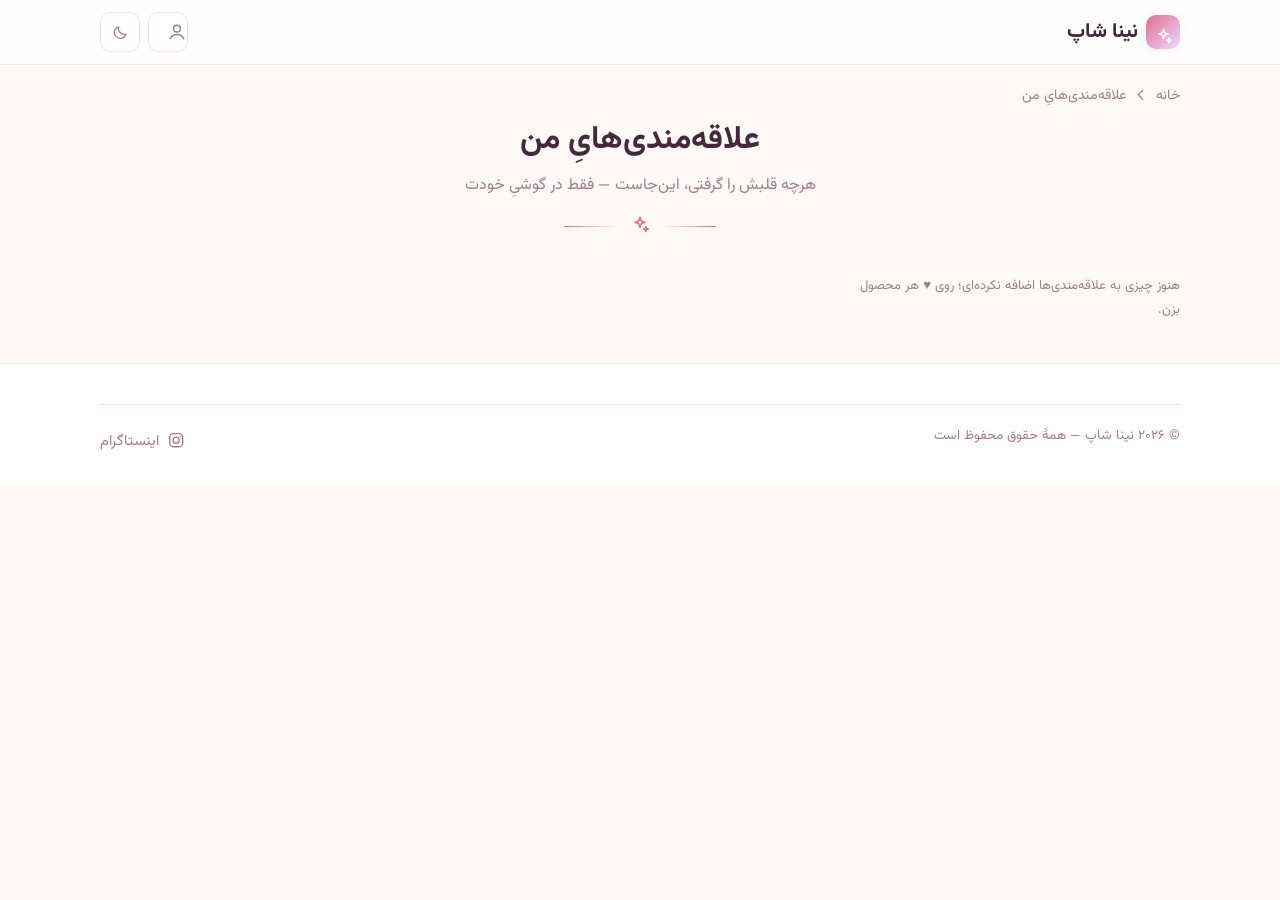
<file: wishlist.html>
<!DOCTYPE html>
<html lang="fa" dir="rtl" data-theme="day" data-accent="rose">
<head>
  <meta charset="UTF-8">
  <meta name="viewport" content="width=device-width, initial-scale=1.0">
  <title>علاقه‌مندی‌هایِ من | نینا شاپ</title>
  <meta name="description" content="محصولاتی که در بوتیکِ نینا شاپ به علاقه‌مندی‌هایت اضافه کرده‌ای.">
  <meta name="robots" content="noindex, nofollow">
  <link rel="canonical" href="https://example.com/wishlist.html">
  <meta name="theme-color" content="#e56a92">
  <link rel="icon" type="image/svg+xml" href="favicon.svg">
  <link rel="manifest" href="manifest.webmanifest">
  <link rel="apple-touch-icon" href="assets/apple-touch-icon.png">
  <meta name="apple-mobile-web-app-capable" content="yes">
  <meta name="apple-mobile-web-app-status-bar-style" content="default">
  <meta name="apple-mobile-web-app-title" content="نینا شاپ">
  <link rel="preload" href="assets/fonts/Vazirmatn-var.woff2" as="font" type="font/woff2" crossorigin>
  <link rel="stylesheet" href="css/style.css">
  <script src="js/icons.js" defer></script>
  <script src="js/app.js" defer></script>
</head>
<body>
  <header class="header">
    <div class="wrap header-in">
      <a class="brand" href="./" aria-label="نینا شاپ — صفحهٔ اصلی">
        <span class="brand-mark"><i data-ic="sparkles"></i></span>
        <span data-site="name">نینا شاپ</span>
      </a>
      <div class="header-actions">
        <button class="icon-btn theme-btn" aria-label="تغییر پوستهٔ شب و روز"></button>
      </div>
    </div>
  </header>

  <main id="main" class="wrap">
    <nav class="crumbs" aria-label="مسیر">
      <a href="./">خانه</a> <i data-ic="chevron-left"></i> <span>علاقه‌مندی‌هایِ من</span>
    </nav>
    <div class="section-head">
      <h1>علاقه‌مندی‌هایِ من</h1>
      <p>هرچه قلبش را گرفتی، این‌جاست — فقط در گوشیِ خودت</p>
      <div class="flourish"><i data-ic="sparkles"></i></div>
    </div>
    <div class="grid" id="wishGrid">
      <p class="hint">در حالِ بارگذاری…</p>
    </div>
  </main>

  <footer class="footer">
    <div class="wrap">
      <div class="footer-bottom">
        <span>© <span id="year"></span> <span data-site="name">نینا شاپ</span> — همهٔ حقوق محفوظ است</span>
        <a data-channel="instagram" href="#" target="_blank" rel="noopener"><i data-ic="instagram"></i> اینستاگرام</a>
      </div>
    </div>
  </footer>

  <nav class="bottom-nav" aria-label="ناوبریِ موبایل">
    <a href="./" data-bn="home"><i data-ic="sparkles"></i><span>خانه</span></a>
    <a href="./#products" data-bn="products"><i data-ic="shirt"></i><span>محصولات</span></a>
    <a href="wishlist.html" data-bn="wish"><i data-ic="heart"></i><span>علاقه‌مندی</span></a>
    <a href="blog.html" data-bn="blog"><i data-ic="pen"></i><span>وبلاگ</span></a>
    <a href="faq.html" data-bn="faq"><i data-ic="message"></i><span>پرسش</span></a>
  </nav>
</body>
</html>
</file>
<file: css/style.css>
/* ============================================================
   رویا — سیستمِ طراحیِ مشترک (سایت + پنل)
   سبک: مینیمالِ فانتزی، نرم و چشم‌نواز — بدونِ CDN، بدونِ کتابخانه
   قاعده: هر رنگ از متغیر می‌آید؛ هر گردی از --r / --r-s
   ============================================================ */

/* ---------- فونتِ تعبیه‌شده ---------- */
@font-face {
  font-family: 'Vazirmatn';
  src: url('../assets/fonts/Vazirmatn-var.woff2') format('woff2-variations');
  font-weight: 100 900;
  font-display: swap;
}

/* ---------- متغیرهایِ پوسته ---------- */
:root {
  --r: 18px;          /* گردیِ اصلی: کارت، باکس، دکمهٔ بزرگ */
  --r-s: 10px;        /* گردیِ ریز: چیپ، ورودی، دکمهٔ کوچک */
  --font: 'Vazirmatn', 'Tahoma', sans-serif;
  --shadow-1: 0 2px 12px rgba(120, 60, 90, .07);
  --shadow-2: 0 10px 32px rgba(120, 60, 90, .13);
  --header-h: 64px;
}

/* روز (پیش‌فرض) */
html[data-theme='day'] {
  --bg: #fff8f6;
  --surface: #ffffff;
  --surface2: #fdeff3;
  --surface3: #f9e4ec;
  --text: #43293a;
  --muted: #a07e8e;
  --border: #f5e0e8;
  --accent: #e56a92;
  --accent-ink: #ffffff;
  --tint: #fdeff3;
  --glass: rgba(255, 255, 255, .75);
  --hero-a: #ffd9e6;
  --hero-b: #fff1d9;
  --hero-c: #e8dcff;
}

/* شب */
html[data-theme='night'] {
  --bg: #211722;
  --surface: #2c1f2d;
  --surface2: #372738;
  --surface3: #42303f;
  --text: #f6e9ef;
  --muted: #b795a6;
  --border: #43303f;
  --accent: #f08bab;
  --accent-ink: #2c1f2d;
  --tint: #372738;
  --glass: rgba(44, 31, 45, .78);
  --shadow-1: 0 2px 12px rgba(0, 0, 0, .25);
  --shadow-2: 0 10px 32px rgba(0, 0, 0, .4);
  --hero-a: #4a2540;
  --hero-b: #3a2440;
  --hero-c: #2b2140;
}

/* رنگ‌هایِ تأکید */
html[data-accent='rose']   { --accent: #e56a92; }
html[data-accent='plum']   { --accent: #a06bd6; }
html[data-accent='sea']    { --accent: #5fa8c9; }
html[data-theme='night'][data-accent='rose'] { --accent: #f08bab; }
html[data-theme='night'][data-accent='plum'] { --accent: #c39af0; }
html[data-theme='night'][data-accent='sea']  { --accent: #7fc2e0; }

/* ---------- پایه ---------- */
* { margin: 0; padding: 0; box-sizing: border-box; }
html { scroll-behavior: smooth; }
body {
  font-family: var(--font);
  background: var(--bg);
  color: var(--text);
  line-height: 1.9;
  min-height: 100vh;
  overflow-x: hidden;
  transition: background .35s ease, color .35s ease;
}
input, textarea, select, button { font-family: inherit; }
img, svg { max-width: 100%; }
a { color: inherit; text-decoration: none; }
button { cursor: pointer; border: none; background: none; color: inherit; }
.ic { width: 1.25em; height: 1.25em; vertical-align: -0.3em; flex-shrink: 0; }

::selection { background: var(--accent); color: var(--accent-ink); }

:focus-visible {
  outline: 2px solid var(--accent);
  outline-offset: 2px;
  border-radius: 4px;
}

.wrap { max-width: 1120px; margin: 0 auto; padding: 0 20px; }

/* ---------- سربرگ ---------- */
.header {
  position: sticky; top: 0; z-index: 50;
  background: var(--glass);
  backdrop-filter: blur(14px);
  -webkit-backdrop-filter: blur(14px);
  border-bottom: 1px solid var(--border);
}
.header-in {
  height: var(--header-h);
  display: flex; align-items: center; gap: 14px;
}
.brand {
  display: flex; align-items: center; gap: 8px;
  font-weight: 800; font-size: 1.25rem;
  white-space: nowrap;
}
.brand-mark {
  width: 34px; height: 34px; border-radius: var(--r-s);
  background: linear-gradient(135deg, var(--accent), var(--hero-c));
  display: grid; place-items: center;
  color: var(--accent-ink);
  box-shadow: var(--shadow-1);
}
.brand-mark .ic { width: 19px; height: 19px; }
.nav { display: flex; gap: 4px; margin-inline-start: auto; }
.nav a {
  padding: 8px 14px; border-radius: var(--r-s);
  color: var(--muted); font-weight: 500; font-size: .95rem;
  transition: color .2s, background .2s;
}
.nav a:hover { color: var(--accent); background: var(--tint); }
.header-actions { display: flex; gap: 8px; margin-inline-start: auto; }
.nav + .header-actions { margin-inline-start: 0; }
.icon-btn {
  width: 40px; height: 40px; border-radius: var(--r-s);
  display: grid; place-items: center;
  color: var(--muted);
  border: 1px solid var(--border);
  background: var(--surface);
  transition: color .2s, border-color .2s, transform .2s;
}
.icon-btn:hover { color: var(--accent); border-color: var(--accent); transform: translateY(-1px); }
.menu-btn { display: none; }

/* منویِ موبایل */
.mobile-nav {
  display: none;
  position: fixed; inset: var(--header-h) 0 auto 0; z-index: 49;
  background: var(--glass);
  backdrop-filter: blur(14px);
  border-bottom: 1px solid var(--border);
  padding: 10px 20px 16px;
}
.mobile-nav.open { display: block; animation: drawdown .22s ease; }
.mobile-nav a {
  display: block; padding: 12px 8px;
  border-bottom: 1px solid var(--border);
  color: var(--text); font-weight: 500;
}
.mobile-nav a:last-child { border-bottom: none; }

/* ---------- دکمه‌ها ---------- */
.btn {
  display: inline-flex; align-items: center; justify-content: center; gap: 8px;
  padding: 12px 24px;
  border-radius: var(--r);
  font-weight: 700; font-size: .98rem;
  transition: transform .2s ease, box-shadow .2s ease, background .2s;
  border: 1px solid transparent;
}
.btn:active { transform: scale(.97); }
.btn-primary {
  background: var(--accent); color: var(--accent-ink);
  box-shadow: 0 6px 20px color-mix(in srgb, var(--accent) 35%, transparent);
}
.btn-primary:hover { transform: translateY(-2px); box-shadow: 0 10px 28px color-mix(in srgb, var(--accent) 45%, transparent); }
.btn-ghost {
  background: var(--surface); color: var(--text);
  border-color: var(--border);
}
.btn-ghost:hover { border-color: var(--accent); color: var(--accent); transform: translateY(-2px); }
.btn-sm { padding: 8px 16px; font-size: .9rem; border-radius: var(--r-s); }

/* ---------- قهرمان ---------- */
.hero {
  position: relative;
  padding: 72px 0 64px;
  overflow: hidden;
}
.hero-blob {
  position: absolute; border-radius: 50%;
  filter: blur(70px); opacity: .5;
  pointer-events: none;
  animation: floaty 9s ease-in-out infinite;
}
.blob-a { width: 380px; height: 380px; background: var(--hero-a); top: -120px; inset-inline-start: -80px; }
.blob-b { width: 300px; height: 300px; background: var(--hero-b); bottom: -100px; inset-inline-end: -60px; animation-delay: -3s; }
.blob-c { width: 240px; height: 240px; background: var(--hero-c); top: 30%; inset-inline-end: 22%; animation-delay: -6s; opacity: .35; }
@keyframes floaty {
  0%, 100% { transform: translateY(0) scale(1); }
  50% { transform: translateY(-24px) scale(1.05); }
}
.hero-in { position: relative; display: grid; grid-template-columns: 1.1fr .9fr; gap: 40px; align-items: center; }
.hero-kicker {
  display: inline-flex; align-items: center; gap: 6px;
  background: var(--tint); color: var(--accent);
  padding: 6px 16px; border-radius: 999px;
  font-size: .88rem; font-weight: 700;
  margin-bottom: 18px;
  border: 1px solid var(--border);
}
.hero h1 {
  font-size: clamp(1.9rem, 4.5vw, 3rem);
  font-weight: 800; line-height: 1.5;
  margin-bottom: 14px;
}
.hero h1 .grad {
  background: linear-gradient(120deg, var(--accent), var(--hero-c));
  -webkit-background-clip: text; background-clip: text;
  -webkit-text-fill-color: transparent; color: transparent;
}
.hero p.lead { color: var(--muted); font-size: 1.06rem; max-width: 46ch; margin-bottom: 26px; }
.hero-cta { display: flex; gap: 12px; flex-wrap: wrap; }

/* کارتِ شناورِ قهرمان */
.hero-card {
  position: relative;
  background: var(--surface);
  border: 1px solid var(--border);
  border-radius: calc(var(--r) + 6px);
  padding: 22px;
  box-shadow: var(--shadow-2);
  animation: floaty 7s ease-in-out infinite;
  min-width: 0;              /* در گرید از عرضِ صفحه بیرون نزند */
  max-width: 100%;
}
.hero-card .cover { height: 240px; margin-bottom: 16px; }
.hero-card .row { display: flex; align-items: center; justify-content: space-between; gap: 10px; }
.hero-card .name { font-weight: 700; }
.hero-card .price { color: var(--accent); font-weight: 800; }

/* ---------- استکِ کارت‌ها (بخشِ ویژهٔ صفحهٔ اصلی) ----------
   هر اسلاید یک کارتِ معمولِ محصول است؛ کارت‌هایِ پشتی از لبهٔ پایین پیداهستند. */
.hero-card.has-stack {
  background: none; border: 0; box-shadow: none; padding: 0;
}
.fstack { position: relative; }
.fstack-item {
  position: absolute; top: 0; inset-inline: 0;
  transition: transform .45s cubic-bezier(.22, .9, .3, 1), opacity .45s ease;
  will-change: transform, opacity;
}
.fstack-item:first-child { position: relative; }  /* قدِ استک را تعیین می‌کند */
.fstack-item .card {
  margin: 0; height: 100%;
  display: flex; flex-direction: column;
  box-shadow: 0 14px 34px rgba(120, 60, 90, .16);
}
.fstack-item .card .card-body { flex: 1; display: flex; flex-direction: column; }
.fstack-item .card .card-foot { margin-top: auto; }

/* عکسِ خالص: تمامِ قابِ کاور، لبه‌به‌لبه — همان اندازهٔ قابی که نقاشیِ خطی دارد */
.cover.bare { padding: 0; }
.cover.bare::after { display: none; }
.cover.with-img.bare img {
  position: absolute; inset: 0;
  width: 100%; height: 100%;
  object-fit: cover;
  border-radius: 0; box-shadow: none;
}

/* نشانِ درصدِ تخفیف */
.badge.off { background: #e8536f; }
.off-chip {
  display: inline-block;
  background: #e8536f; color: #fff;
  font-size: .78rem; font-weight: 700;
  padding: 3px 10px; border-radius: 999px;
}
.sparkle {
  position: absolute; color: var(--accent);
  opacity: .55; animation: twinkle 3.2s ease-in-out infinite;
  pointer-events: none;
}
@keyframes twinkle {
  0%, 100% { opacity: .25; transform: scale(.85) rotate(0deg); }
  50% { opacity: .8; transform: scale(1.1) rotate(12deg); }
}

/* ---------- نوارِ اعتماد ---------- */
.trust { padding: 10px 0 30px; }
.trust-grid { display: grid; grid-template-columns: repeat(3, 1fr); gap: 14px; }
.trust-item {
  display: flex; align-items: center; gap: 12px;
  background: var(--surface);
  border: 1px solid var(--border);
  border-radius: var(--r);
  padding: 16px 18px;
  box-shadow: var(--shadow-1);
}
.trust-item .ic { width: 26px; height: 26px; color: var(--accent); }
.trust-item b { display: block; font-size: .95rem; }
.trust-item span { color: var(--muted); font-size: .82rem; line-height: 1.6; }

/* ---------- بخش‌ها ---------- */
.section { padding: 44px 0; }
.section-head { text-align: center; margin-bottom: 34px; }
.section-head h2 { font-size: 1.7rem; font-weight: 800; margin-bottom: 6px; }
.section-head p { color: var(--muted); }
.section-head .flourish {
  display: flex; align-items: center; justify-content: center; gap: 10px;
  color: var(--accent); margin-top: 10px;
}
.section-head .flourish::before,
.section-head .flourish::after {
  content: ''; height: 1px; width: 56px;
  background: linear-gradient(90deg, transparent, var(--accent));
}
.section-head .flourish::after { background: linear-gradient(90deg, var(--accent), transparent); }

/* ---------- کارتِ محصول ---------- */
.grid { display: grid; grid-template-columns: repeat(3, 1fr); gap: 22px; }
.card {
  background: var(--surface);
  border: 1px solid var(--border);
  border-radius: calc(var(--r) + 4px);
  overflow: hidden;
  box-shadow: var(--shadow-1);
  transition: transform .25s ease, box-shadow .25s ease, border-color .25s;
  position: relative;
  display: flex; flex-direction: column;
}
.card:hover {
  transform: translateY(-6px);
  box-shadow: var(--shadow-2);
  border-color: color-mix(in srgb, var(--accent) 40%, var(--border));
}
.cover {
  position: relative;
  border-radius: 0;
  display: grid; place-items: center;
  overflow: hidden;
  height: 230px;              /* کاورِ بلندتر: جایگاهِ عکسِ محصول */
}
.cover::after {
  content: '';
  position: absolute; inset: 0;
  background: radial-gradient(circle at 30% 25%, rgba(255,255,255,.5), transparent 55%);
  pointer-events: none;
}
html[data-theme='night'] .cover::after {
  background: radial-gradient(circle at 30% 25%, rgba(255,255,255,.12), transparent 55%);
}
.cover .ic {
  width: 64px; height: 64px;
  color: rgba(255,255,255,.9);
  filter: drop-shadow(0 4px 14px rgba(0,0,0,.14));
  transition: transform .3s ease;
  z-index: 1;
}
.card:hover .cover .ic { transform: scale(1.12) rotate(-4deg); }

/* عکسِ واقعیِ محصول: قابِ نرمِ داخلی */
.cover.with-img { padding: 14px; }
.cover.with-img img {
  width: 100%; height: 100%;
  object-fit: cover;
  border-radius: var(--r);
  box-shadow: 0 8px 24px rgba(120, 60, 90, .18);
  transition: transform .35s ease;
  position: relative; z-index: 1;
}
.card:hover .cover.with-img img { transform: scale(1.03); }

/* گرافیکِ پارچه‌ای رویِ کاور */
.cover .art {
  width: 56%; max-width: 200px; height: auto;
  filter: drop-shadow(0 8px 18px rgba(120, 60, 90, .22));
  transition: transform .3s ease;
  position: relative; z-index: 1;
}
.card:hover .cover .art { transform: scale(1.06) rotate(-2deg); }
.product-cover .cover .art { width: 64%; max-width: 300px; }

.badge {
  position: absolute; top: 12px; inset-inline-start: 12px; z-index: 2;
  background: var(--accent); color: var(--accent-ink);
  font-size: .74rem; font-weight: 700;
  padding: 4px 12px; border-radius: 999px;
  box-shadow: 0 4px 12px color-mix(in srgb, var(--accent) 40%, transparent);
}
.card-body { padding: 16px 18px 18px; display: flex; flex-direction: column; gap: 6px; flex: 1; }
.card-cat { color: var(--muted); font-size: .8rem; font-weight: 500; }
.card-name { font-weight: 700; font-size: 1.02rem; line-height: 1.6; }
.card-foot { margin-top: auto; display: flex; align-items: center; justify-content: space-between; padding-top: 10px; }
.price { color: var(--accent); font-weight: 800; font-size: 1.05rem; }
.price small { font-weight: 500; font-size: .78em; color: var(--muted); }
.old-price { color: var(--muted); font-size: .85rem; text-decoration: line-through; margin-inline-start: 6px; }
.card-order {
  display: inline-flex; align-items: center; gap: 6px;
  background: var(--tint); color: var(--accent);
  padding: 8px 14px; border-radius: var(--r-s);
  font-size: .86rem; font-weight: 700;
  transition: background .2s, color .2s, transform .2s;
}
.card-order:hover { background: var(--accent); color: var(--accent-ink); transform: translateY(-1px); }

/* ---------- درباره ---------- */
.about-strip {
  background: linear-gradient(135deg, var(--tint), var(--surface));
  border: 1px solid var(--border);
  border-radius: calc(var(--r) + 10px);
  margin: 14px 8px;      /* فاصلهٔ لازم از دیواره‌ها در موبایل و دسکتاپ */
  overflow: hidden;
}
.about-in { display: grid; grid-template-columns: 1fr 1fr; gap: 36px; align-items: center; padding: 48px 0; }
.about-in h2 { font-size: 1.6rem; font-weight: 800; margin-bottom: 12px; }
.about-in p { color: var(--muted); }
.value-list { display: grid; gap: 12px; }
.value-item {
  display: flex; gap: 12px; align-items: flex-start;
  background: var(--surface);
  border: 1px solid var(--border);
  border-radius: var(--r);
  padding: 14px 16px;
  box-shadow: var(--shadow-1);
}
.value-item .ic { color: var(--accent); margin-top: 5px; }
.value-item b { display: block; }
.value-item span { color: var(--muted); font-size: .9rem; }

/* ---------- نظرات (اسلایدر با کارت‌هایِ آبشاری) ----------
   کارت‌هایِ پشت با ::before/::after روی خودِ .slider کشیده می‌شوند،
   نه روی کارتِ متحرک؛ پس هنگامِ لغزش، ثابت می‌مانند و فقط
   کارتِ جلو (متنِ نظر) می‌لغزد. */
.slider { position: relative; }
.slider::before,
.slider::after {
  content: '';
  position: absolute; inset: 0;
  background: var(--surface);
  border: 1px solid var(--border);
  border-radius: calc(var(--r) + 6px);
  box-shadow: var(--shadow-1);
  pointer-events: none;
}
.slider::before { transform: rotate(-2.4deg) translate(7px, 7px); opacity: .75; }
.slider::after  { transform: rotate(1.8deg) translate(-5px, 12px); opacity: .45; }
.slider-viewport {
  position: relative; z-index: 1;
  overflow: hidden;
  border-radius: calc(var(--r) + 6px);
  touch-action: pan-y;
}
.slider-track { display: flex; will-change: transform; } /* حرکت با requestAnimationFrame رندر می‌شود، نه transition */
.slide { min-width: 100%; padding: 10px 12px; }
.t-card {
  background: linear-gradient(135deg, var(--tint) 0%, var(--surface) 55%);
  border: 1px solid var(--border);
  border-radius: calc(var(--r) + 6px);
  padding: 26px 28px;
  box-shadow: var(--shadow-1);
  position: relative;
  min-height: 170px;
  display: flex; flex-direction: column; gap: 10px;
  user-select: none;
  touch-action: pan-y;
}
.t-quote { color: var(--accent); font-size: 1.5rem; line-height: 1; font-weight: 800; }
.t-text {
  color: var(--text); font-size: .98rem;
  display: -webkit-box; -webkit-line-clamp: 4; -webkit-box-orient: vertical;
  overflow: hidden;
  min-height: calc(4 * 1.9em);
}
.t-foot { margin-top: auto; display: flex; align-items: center; justify-content: space-between; }
.t-name { font-weight: 700; font-size: .92rem; }
.t-stars { color: #f0b429; letter-spacing: 2px; font-size: .85rem; }
.slider-dots { display: flex; justify-content: center; gap: 8px; margin-top: 18px; }
.slider-dots button {
  width: 9px; height: 9px; border-radius: 999px;
  background: var(--border);
  transition: width .25s, background .25s;
}
.slider-dots button.active { width: 26px; background: var(--accent); }

/* ---------- فوتر ---------- */
.footer {
  margin-top: 40px;
  border-top: 1px solid var(--border);
  background: var(--surface);
  padding: 40px 0 24px;
}
.footer-grid { display: grid; grid-template-columns: 1.2fr 1fr 1fr; gap: 30px; margin-bottom: 30px; }
.footer h3 { font-size: 1.05rem; margin-bottom: 12px; }
.footer p, .footer a { color: var(--muted); font-size: .92rem; }
.footer a { display: flex; align-items: center; gap: 8px; padding: 5px 0; transition: color .2s; }
.footer a:hover { color: var(--accent); }
.footer-bottom {
  border-top: 1px solid var(--border);
  padding-top: 18px;
  display: flex; justify-content: space-between; gap: 10px; flex-wrap: wrap;
  color: var(--muted); font-size: .84rem;
}

/* ---------- صفحهٔ محصول ---------- */
.crumbs { padding: 18px 0 0; color: var(--muted); font-size: .88rem; display: flex; align-items: center; gap: 6px; flex-wrap: wrap; }
.crumbs a:hover { color: var(--accent); }
.product-page { display: grid; grid-template-columns: 1fr 1fr; gap: 36px; padding: 26px 0 44px; align-items: start; }
.product-cover {
  border-radius: calc(var(--r) + 8px);
  border: 1px solid var(--border);
  box-shadow: var(--shadow-1);
  position: sticky; top: calc(var(--header-h) + 16px);
}
.product-cover .cover { height: 380px; border-radius: inherit; }
.product-info h1 { font-size: 1.6rem; font-weight: 800; margin: 6px 0 10px; line-height: 1.6; }
.product-info .cat { color: var(--accent); font-weight: 700; font-size: .9rem; }
.product-price-row { display: flex; align-items: baseline; gap: 10px; margin: 14px 0; }
.product-price-row .price { font-size: 1.5rem; }
.product-desc { color: var(--muted); margin-bottom: 18px; }
.spec { display: grid; gap: 10px; margin-bottom: 22px; }
.spec-row {
  display: flex; align-items: center; gap: 10px;
  background: var(--surface); border: 1px solid var(--border);
  border-radius: var(--r-s); padding: 10px 14px; font-size: .93rem;
}
.spec-row .ic { color: var(--accent); }
.spec-row b { font-weight: 700; }
.chips { display: flex; gap: 8px; flex-wrap: wrap; }
.chip {
  background: var(--tint); border: 1px solid var(--border);
  color: var(--text); border-radius: 999px;
  padding: 4px 14px; font-size: .84rem; font-weight: 600;
}
button.chip { font-family: inherit; }

/* سایزِ قابلِ انتخاب: از کوچک به بزرگ چیده می‌شود */
.size-chip {
  cursor: pointer; user-select: none;
  transition: background .2s, color .2s, border-color .2s, transform .15s;
  min-width: 44px; text-align: center;
}
.size-chip:active { transform: scale(.94); }
.size-chip.selected {
  background: var(--accent); color: var(--accent-ink);
  border-color: var(--accent);
}

/* نمادِ رنگِ واقعی — قابلِ انتخاب، مثلِ سایز */
.color-chip {
  display: inline-flex; align-items: center; gap: 7px;
  cursor: pointer; user-select: none;
  transition: background .2s, color .2s, border-color .2s, transform .15s;
}
.color-chip:active { transform: scale(.94); }
.color-chip.selected {
  background: var(--accent); color: var(--accent-ink);
  border-color: var(--accent);
}
.color-chip.selected .color-dot { border-color: var(--accent-ink); }
.color-dot {
  width: 15px; height: 15px; border-radius: 50%;
  border: 2px solid var(--surface);
  box-shadow: 0 0 0 1px var(--border), 0 2px 5px rgba(0,0,0,.12);
  flex-shrink: 0;
}
.order-box {
  background: var(--surface); border: 1px solid var(--border);
  border-radius: var(--r); padding: 18px;
  box-shadow: var(--shadow-1);
  display: grid; gap: 10px;
}
.order-box .btn { width: 100%; }
.order-note { color: var(--muted); font-size: .82rem; text-align: center; display: flex; align-items: center; justify-content: center; gap: 6px; }

/* ---------- انیمیشنِ ورود ---------- */
.reveal { opacity: 0; transform: translateY(22px); transition: opacity .6s ease, transform .6s ease; }
.reveal.seen { opacity: 1; transform: none; }
@keyframes drawdown { from { opacity: 0; transform: translateY(-8px); } to { opacity: 1; transform: none; } }

/* ---------- پنلِ مدیریت ---------- */
.admin-body { background: var(--bg); }
.admin-wrap { max-width: 900px; margin: 0 auto; padding: 24px 20px 60px; }
.admin-tabs { display: flex; gap: 8px; margin: 18px 0; flex-wrap: wrap; }
.admin-tab {
  padding: 9px 18px; border-radius: 999px;
  background: var(--surface); border: 1px solid var(--border);
  color: var(--muted); font-weight: 700; font-size: .92rem;
  transition: all .2s;
}
.admin-tab.active { background: var(--accent); color: var(--accent-ink); border-color: var(--accent); }
.admin-pane { display: none; }
.admin-pane.active { display: block; animation: drawdown .25s ease; }
.panel-card {
  background: var(--surface); border: 1px solid var(--border);
  border-radius: var(--r); padding: 20px;
  box-shadow: var(--shadow-1); margin-bottom: 16px;
}
.panel-card h3 { margin-bottom: 14px; display: flex; align-items: center; gap: 8px; }
.field { margin-bottom: 14px; }
.field label { display: block; font-size: .88rem; font-weight: 700; margin-bottom: 6px; color: var(--muted); }
.field input, .field textarea, .field select {
  width: 100%;
  background: var(--bg); color: var(--text);
  border: 1px solid var(--border); border-radius: var(--r-s);
  padding: 10px 14px; font-size: .95rem;
  transition: border-color .2s;
  min-width: 0;
}
.field input:focus, .field textarea:focus, .field select:focus { border-color: var(--accent); outline: none; }
.field textarea { resize: vertical; min-height: 90px; }
.field-row { display: grid; grid-template-columns: 1fr 1fr; gap: 12px; }
.admin-item {
  border: 1px solid var(--border); border-radius: var(--r-s);
  padding: 12px 14px; margin-bottom: 10px;
  display: flex; align-items: center; gap: 10px;
  background: var(--bg);
}
.admin-item .swatch { width: 38px; height: 38px; border-radius: var(--r-s); flex-shrink: 0; display: grid; place-items: center; color: #fff; }
.admin-item .swatch .ic { width: 20px; height: 20px; }
.admin-item .meta { flex: 1; min-width: 0; }
.admin-item .meta b { display: block; font-size: .93rem; white-space: nowrap; overflow: hidden; text-overflow: ellipsis; }
.admin-item .meta span { color: var(--muted); font-size: .8rem; }
.admin-item .acts { display: flex; gap: 6px; flex-shrink: 0; }
/* موبایلِ پنل: متن در ردیفِ کاملِ خودش، افقی و خوانا */
@media (max-width: 640px) {
  .admin-item { flex-wrap: wrap; row-gap: 4px; padding: 12px; }
  .admin-item .meta { order: 3; flex: 1 1 100%; }
  .admin-item .meta b { white-space: normal; font-size: .95rem; line-height: 1.7; }
  .admin-item .meta span { display: block; margin-top: 3px; line-height: 1.8; }
  .admin-item .acts { margin-inline-start: auto; }
  .admin-item .status-pill { margin-inline-end: auto; }
  .admin-item .hint { margin-inline-start: auto; }
}
.mini-btn {
  width: 34px; height: 34px; border-radius: 8px;
  display: grid; place-items: center;
  border: 1px solid var(--border); color: var(--muted);
  background: var(--surface);
  transition: all .2s;
}
.mini-btn:hover { color: var(--accent); border-color: var(--accent); }
.mini-btn.danger:hover { color: #e05252; border-color: #e05252; }
.status-pill { font-size: .72rem; font-weight: 700; padding: 2px 10px; border-radius: 999px; }
.status-pill.on { background: #e5f5ec; color: #2e9e6b; }
.status-pill.off { background: var(--surface3); color: var(--muted); }

/* جایگاهِ عکس در ویرایشگرِ پنل */
.img-pick {
  position: relative;
  border: 2px dashed var(--border);
  border-radius: var(--r);
  background: var(--bg);
  min-height: 130px;
  display: grid; place-items: center;
  overflow: hidden;
  transition: border-color .2s;
}
.img-pick:hover { border-color: var(--accent); }
.img-pick img {
  position: static;
  display: block;
  width: 100%; height: auto; max-height: 320px;
  object-fit: contain;
  border-radius: var(--r-s);
  padding: 10px;
}
.color-row { display: flex; gap: 8px; align-items: center; margin-bottom: 8px; }
.color-row input[type='text'] {
  flex: 1; min-width: 0;
  background: var(--bg); color: var(--text);
  border: 1px solid var(--border); border-radius: var(--r-s);
  padding: 8px 12px; font-size: .92rem;
}
.color-row input[type='color'] {
  width: 42px; height: 38px;
  border: 1px solid var(--border); border-radius: var(--r-s);
  background: var(--bg); padding: 3px; cursor: pointer;
}
.msg {
  border-radius: var(--r-s); padding: 12px 16px; margin: 12px 0;
  font-size: .92rem; display: none; align-items: center; gap: 8px;
  border: 1px solid var(--border);
}
.msg.show { display: flex; animation: drawdown .2s ease; }
.msg.ok { background: #e5f5ec; color: #2e9e6b; border-color: #bfe5d0; }
.msg.err { background: #fdeaea; color: #c74e4e; border-color: #f3caca; }
html[data-theme='night'] .msg.ok { background: #1d3328; }
html[data-theme='night'] .msg.err { background: #3a2222; }
.hint { color: var(--muted); font-size: .82rem; line-height: 1.8; }
.admin-login {
  max-width: 440px; margin: 40px auto;
}
.code {
  background: var(--surface3); border-radius: 8px;
  padding: 2px 8px; font-size: .85em;
  direction: ltr; display: inline-block;
  font-family: monospace;
}

/* ---------- حرکتِ کمتر برای کسی که خواست ---------- */
@media (prefers-reduced-motion: reduce) {
  *, *::before, *::after { animation-duration: .01ms !important; transition-duration: .01ms !important; }
  html { scroll-behavior: auto; }
}

/* ---------- موبایل ---------- */
@media (max-width: 900px) {
  .grid { grid-template-columns: repeat(2, 1fr); gap: 14px; }
  .cover { height: 190px; }
  .hero-in { grid-template-columns: 1fr; gap: 30px; }
  .hero-card { max-width: 420px; width: 100%; min-width: 0; margin: 0 auto; }
  .about-in { grid-template-columns: 1fr; gap: 24px; padding: 36px 0; }
  .footer-grid { grid-template-columns: 1fr 1fr; }
  .product-page { grid-template-columns: 1fr; }
  .product-cover { position: static; }
  .product-cover .cover { height: 300px; }
}
@media (max-width: 640px) {
  .nav { display: none; }
  .menu-btn { display: grid; }
  .hero { padding: 44px 0 40px; }
  .hero h1 { font-size: 1.75rem; }
  .grid { grid-template-columns: 1fr 1fr; gap: 12px; }
  .cover { height: 210px; }
  .card-body { padding: 12px 14px 14px; }
  .card-name { font-size: .92rem; }
  .price { font-size: .95rem; }
  .card-order { padding: 6px 10px; font-size: .78rem; }
  .trust-grid { grid-template-columns: 1fr; }
  .footer-grid { grid-template-columns: 1fr; }
  .field-row { grid-template-columns: 1fr; }
  .section-head h2 { font-size: 1.4rem; }
}
/* ---------- وبلاگ ---------- */
.post-list { display: grid; gap: 18px; max-width: 760px; margin: 0 auto 60px; }
.post-card {
  display: block; background: var(--surface); border: 1px solid var(--border);
  border-radius: calc(var(--r) + 6px); padding: 26px 28px;
  box-shadow: var(--shadow-1); text-decoration: none; color: var(--text);
  transition: transform .25s ease, box-shadow .25s ease, border-color .25s ease;
}
.post-card:hover {
  transform: translateY(-4px); border-color: var(--accent);
  box-shadow: var(--shadow-2);
}
.post-card h2 { font-size: 1.18rem; margin: 10px 0 8px; }
.post-card p { color: var(--muted); font-size: .92rem; line-height: 1.9; margin: 0 0 14px; }
.post-date {
  display: inline-flex; align-items: center; gap: 6px;
  font-size: .8rem; color: var(--accent); font-weight: 600;
}
.post-more {
  display: inline-flex; align-items: center; gap: 4px;
  color: var(--accent); font-size: .86rem; font-weight: 700;
}
.post-page { max-width: 720px; margin: 0 auto 60px; }
.post-page h1 { font-size: 1.5rem; line-height: 1.6; margin: 10px 0 22px; }
.post-page p { line-height: 2.05; color: var(--text); margin: 0 0 18px; font-size: .97rem; }
.post-back { margin-top: 28px; }

/* پیشنهادِ محصولِ داخلِ مقاله */
.post-product {
  display: flex; flex-direction: column; gap: 6px; align-items: flex-start;
  background: linear-gradient(135deg, var(--tint), var(--surface));
  border: 1px solid var(--border); border-radius: var(--r);
  padding: 20px 22px; margin: 8px 0 24px; text-decoration: none; color: var(--text);
  transition: border-color .25s, transform .25s;
}
.post-product:hover { border-color: var(--accent); transform: translateY(-3px); }
.pp-label {
  display: inline-flex; align-items: center; gap: 6px;
  font-size: .78rem; color: var(--accent); font-weight: 700;
}
.pp-price { color: var(--muted); font-size: .9rem; }
.pp-cta {
  display: inline-flex; align-items: center; gap: 4px;
  color: var(--accent); font-size: .86rem; font-weight: 700; margin-top: 4px;
}

/* ---------- پرسش‌هایِ پرتکرار ---------- */
.faq-list { display: grid; gap: 12px; max-width: 720px; margin: 0 auto 60px; }
.faq-item {
  background: var(--surface); border: 1px solid var(--border);
  border-radius: var(--r); box-shadow: var(--shadow-1); overflow: hidden;
}
.faq-item summary {
  list-style: none; cursor: pointer; user-select: none;
  display: flex; align-items: center; justify-content: space-between; gap: 12px;
  padding: 16px 20px; font-weight: 700; font-size: .95rem;
}
.faq-item summary::-webkit-details-marker { display: none; }
.faq-item summary i { transition: transform .3s ease; color: var(--accent); flex-shrink: 0; }
.faq-item[open] summary i { transform: rotate(-90deg); }
.faq-item[open] summary { color: var(--accent); }
.faq-item > p {
  margin: 0; padding: 0 20px 18px; color: var(--muted);
  line-height: 2; font-size: .92rem;
}

/* ---------- علاقه‌مندی‌ها (قلب) ---------- */
.wish-btn {
  position: absolute; top: 10px; left: 10px; z-index: 2;
  width: 34px; height: 34px; border-radius: 50%;
  background: var(--surface); border: 1px solid var(--border);
  color: var(--muted); cursor: pointer;
  display: inline-flex; align-items: center; justify-content: center;
  box-shadow: var(--shadow-1);
  transition: color .2s, transform .2s, border-color .2s;
}
.wish-btn svg { width: 16px; height: 16px; }
.wish-btn:hover { transform: scale(1.12); color: var(--accent); }
.wish-btn.active { color: var(--accent); border-color: var(--accent); }
.wish-btn.active svg { fill: var(--accent); }
.wish-btn.big { position: static; width: 40px; height: 40px; flex-shrink: 0; }
.wish-btn.big svg { width: 19px; height: 19px; }
.title-row { display: flex; align-items: center; justify-content: space-between; gap: 12px; }
.title-row h1 { flex: 1; }

/* ---------- موجودیِ محدود ---------- */
.stock-badge {
  display: inline-flex; align-items: center; gap: 5px;
  background: var(--tint); color: var(--accent);
  border: 1px solid var(--border); border-radius: 999px;
  font-size: .74rem; font-weight: 700; padding: 3px 10px;
  margin-top: 8px;
}
.stock-badge svg { width: 12px; height: 12px; }
.stock-badge.big { font-size: .84rem; padding: 6px 14px; margin: 4px 0 10px; }

/* ---------- به‌زودی ---------- */
.badge.soon, .soon-chip {
  background: var(--accent); color: var(--accent-ink);
  border-color: var(--accent);
}
.card-order.soon {
  cursor: default; color: var(--muted);
  background: var(--tint); border: 1px solid var(--border);
}
.soon-box { flex-direction: column; align-items: flex-start; gap: 10px; }
.soon-box .order-note { display: block; }

@media (max-width: 380px) {
  .grid { grid-template-columns: 1fr; }
  .cover { height: 250px; }
}

/* ---------- فیلترِ دسته ---------- */
.cat-filter {
  display: flex; flex-wrap: wrap; gap: 8px;
  justify-content: center;
  margin: 0 0 26px;
}
.cat-chip {
  appearance: none; cursor: pointer;
  font-family: inherit; font-size: .85rem; font-weight: 600;
  color: var(--ink);
  background: var(--card);
  border: 1px solid var(--border);
  border-radius: 999px;
  padding: 8px 18px;
  transition: background .2s ease, color .2s ease, border-color .2s ease, transform .15s ease;
}
.cat-chip:hover { border-color: var(--accent); transform: translateY(-1px); }
.cat-chip.active {
  background: var(--accent); color: var(--accent-ink);
  border-color: var(--accent);
}

/* لینکِ دسته‌ها در فوتر */
#footCats { display: flex; flex-direction: column; gap: 2px; margin-bottom: 8px; }

/* ---------- ناوبریِ پایینِ موبایل (طرحِ شناورِ تمیز: تبِ فعال با زمینهِ ملایم) ---------- */
.bottom-nav { display: none; }
@media (max-width: 767px) {
  body { padding-bottom: calc(80px + env(safe-area-inset-bottom, 0px)); }
  .bottom-nav {
    display: flex;
    position: fixed; z-index: 70;
    left: 12px; right: 12px;
    bottom: calc(10px + env(safe-area-inset-bottom, 0px));
    height: 64px;
    background: var(--surface);
    border-radius: 22px;
    box-shadow: 0 10px 30px rgba(0,0,0,.14);
    padding: 6px;
    -webkit-tap-highlight-color: transparent;
  }
  .bottom-nav a {
    flex: 1;
    display: flex; flex-direction: column; align-items: center; justify-content: center; gap: 3px;
    color: var(--muted); text-decoration: none;
    font-size: .62rem; font-weight: 600;
    border-radius: 16px;
    -webkit-tap-highlight-color: transparent;
    outline: none;
    transition: background .12s ease, color .12s ease, transform .1s ease;
  }
  .bottom-nav a i { width: 21px; height: 21px; }
  .bottom-nav a i svg { width: 21px; height: 21px; }
  .bottom-nav a:active { transform: scale(.93); }
  .bottom-nav a.active { background: var(--tint); color: var(--accent); }
}

/* ---------- توستِ پنل: بازخوردِ ذخیره/انتشار در هر تب ---------- */
.toast {
  position: fixed; z-index: 200;
  top: 16px; left: 50%; transform: translate(-50%, -12px);
  max-width: min(92vw, 420px);
  padding: 11px 18px; border-radius: 14px;
  font-size: .86rem; font-weight: 600; line-height: 1.7;
  opacity: 0; pointer-events: none;
  box-shadow: 0 12px 32px rgba(0,0,0,.18);
  transition: opacity .22s ease, transform .22s ease;
}
.toast.show { opacity: 1; transform: translate(-50%, 0); }
.toast.ok { background: #2e9e6b; color: #fff; }
.toast.err { background: #c74e4e; color: #fff; }

/* ---------- ناوبریِ پایینِ پنل (۷ تب، فشرده) ---------- */
.admin-body .bottom-nav a span { font-size: .55rem; }
.admin-body .bottom-nav a i, .admin-body .bottom-nav a i svg { width: 19px; height: 19px; }

/* ---------- جعبهٔ نتیجهٔ انتشار (ماندگار تا بستن) + گزارشِ ارسال ---------- */
.pub-result {
  margin-top: 12px; border: 1px solid var(--border); border-radius: var(--r);
  padding: 12px 14px; user-select: text;
}
.pub-result.ok { background: #e5f5ec; border-color: #bfe5d0; }
.pub-result.err { background: #fdeaea; border-color: #f3caca; }
html[data-theme='night'] .pub-result.ok { background: #1d3328; }
html[data-theme='night'] .pub-result.err { background: #3a2222; }
.pub-result-head { display: flex; align-items: center; justify-content: space-between; gap: 8px; margin-bottom: 8px; }
.pub-result pre {
  margin: 0; white-space: pre-wrap; word-break: break-word;
  font-family: inherit; font-size: .84rem; line-height: 1.9;
  cursor: text; user-select: text; color: inherit;
}
.log-item {
  border: 1px solid var(--border); border-radius: var(--r-s);
  padding: 10px 12px; margin-bottom: 8px;
  display: flex; align-items: flex-start; gap: 10px;
  font-size: .82rem; line-height: 1.9;
}
.log-item.ok { background: #e5f5ec; border-color: #bfe5d0; }
.log-item.err { background: #fdeaea; border-color: #f3caca; }
html[data-theme='night'] .log-item.ok { background: #1d3328; }
html[data-theme='night'] .log-item.err { background: #3a2222; }
.log-item .log-body { flex: 1; min-width: 0; user-select: text; }
.log-item .log-date { font-weight: 700; }
.log-item .mini-btn { flex-shrink: 0; }

/* ---------- پنل: انتخابِ رنگِ کاور با پالت ---------- */
.color-pick { display: flex; gap: 8px; align-items: center; }
.color-pick input[type='color'] {
  width: 42px; height: 42px; flex-shrink: 0;
  padding: 3px; border: 1px solid var(--border); border-radius: 8px;
  background: var(--surface); cursor: pointer;
}
.color-pick input[type='text'], .color-pick input:not([type='color']) { flex: 1; min-width: 0; }

/* ---------- منویِ بازشویِ دسته (combobox استاندارد) ---------- */
.combo { position: relative; }
.cat-menu {
  position: absolute; top: calc(100% + 6px); inset-inline: 0; z-index: 40;
  background: var(--surface); border: 1px solid var(--border);
  border-radius: 12px; box-shadow: 0 14px 34px rgba(0,0,0,.16);
  padding: 6px; max-height: 230px; overflow-y: auto;
}
.cat-menu button {
  display: block; width: 100%; text-align: start;
  padding: 10px 12px; border: 0; background: none; border-radius: 9px;
  font: inherit; font-size: .9rem; color: var(--text); cursor: pointer;
  -webkit-tap-highlight-color: transparent;
}
.cat-menu button:hover, .cat-menu button:active { background: var(--tint); color: var(--accent); }

/* چک‌باکسِ عکسِ خالص در پنل */
.bare-check { display: flex; align-items: center; gap: 8px; margin-top: 8px; font-size: .9rem; cursor: pointer; }
.bare-check input { width: 18px; height: 18px; accent-color: var(--accent, #e56a92); }

/* ============================================================
   ستونِ خرید و پرداخت (بخشِ ۹ سندِ UI) — سبد، پرداختِ کارت به کارت،
   پیگیریِ سفارش و تبِ سفارش‌هایِ پنل. همهٔ رنگ‌ها از متغیرهایِ ۱.
   ============================================================ */

/* ---------- دکمهٔ سبد در سربرگ ---------- */
.cart-btn { position: relative; }
.cart-count {
  position: absolute; top: -6px; inset-inline-end: -6px;
  min-width: 18px; height: 18px; padding: 0 5px;
  background: var(--accent); color: var(--accent-ink);
  border-radius: 9px; font-size: .68rem; font-weight: 700;
  display: flex; align-items: center; justify-content: center;
}

/* ---------- سبدِ خرید (checkout) ---------- */
.cart-lines { display: flex; flex-direction: column; gap: 10px; margin-bottom: 14px; }
.cart-line {
  display: flex; align-items: center; gap: 12px;
  border: 1px solid var(--border); border-radius: var(--r-s);
  padding: 10px 12px; background: var(--surface2);
}
.cl-info { flex: 1; min-width: 0; display: flex; flex-direction: column; gap: 2px; }
.cl-info b { font-size: .95rem; }
.cl-meta { font-size: .78rem; color: var(--muted); }
.cl-price { font-size: .85rem; color: var(--accent); font-weight: 700; }
.cl-qty { display: flex; align-items: center; gap: 8px; }
.cl-qty .qn { min-width: 22px; text-align: center; font-weight: 700; }
.qbtn {
  width: 30px; height: 30px; border-radius: 9px;
  border: 1px solid var(--border); background: var(--surface);
  color: var(--text); font: inherit; font-weight: 700; cursor: pointer;
}
.qbtn:hover { border-color: var(--accent); color: var(--accent); }
.cl-del {
  border: 0; background: none; color: var(--muted); cursor: pointer;
  width: 32px; height: 32px; border-radius: 9px; flex: none;
}
.cl-del:hover { color: #e8536f; background: var(--tint); }
.sum-row {
  display: flex; justify-content: space-between; align-items: center;
  padding: 8px 2px; font-size: .92rem; color: var(--muted);
}
.sum-row b { color: var(--text); }
.btn-block { width: 100%; justify-content: center; }
.empty-cart { text-align: center; padding: 34px 20px; }
.empty-cart .btn { margin-top: 12px; }

/* ---------- چیپِ وضعیتِ سفارش ---------- */
.status-chip {
  display: inline-flex; align-items: center; gap: 5px;
  font-size: .74rem; font-weight: 700; padding: 4px 10px;
  border-radius: 999px; border: 1px solid var(--border); background: var(--surface2);
}
.st-wait { color: #b0781f; background: color-mix(in srgb, #f2b544 16%, transparent); border-color: color-mix(in srgb, #f2b544 40%, transparent); }
.st-ok  { color: #2e9e6b; background: color-mix(in srgb, #2e9e6b 12%, transparent); border-color: color-mix(in srgb, #2e9e6b 35%, transparent); }
.st-warn { color: #c26a1f; background: color-mix(in srgb, #e88b3a 14%, transparent); border-color: color-mix(in srgb, #e88b3a 40%, transparent); }
.st-bad { color: #d34868; background: color-mix(in srgb, #e8536f 12%, transparent); border-color: color-mix(in srgb, #e8536f 35%, transparent); }

/* ---------- صفحهٔ پرداختِ کارت به کارت ---------- */
.pay-code-row { display: flex; align-items: center; justify-content: space-between; gap: 10px; margin-bottom: 14px; }
.pay-code {
  font-size: 1.15rem; font-weight: 800; letter-spacing: .5px;
  color: var(--accent); background: var(--tint);
  border: 1px dashed var(--accent); border-radius: var(--r-s);
  padding: 6px 14px;
}
.amount-box {
  background: var(--surface2); border: 1px solid var(--border);
  border-radius: var(--r); padding: 14px 16px; margin-bottom: 12px;
}
.amount-label { font-size: .8rem; color: var(--muted); display: block; margin-bottom: 4px; }
.amount-row { display: flex; align-items: baseline; gap: 8px; flex-wrap: wrap; }
.amount-row .amount { font-size: 1.5rem; font-weight: 800; color: var(--accent); }
.copy-btn {
  display: inline-flex; align-items: center; gap: 5px;
  border: 1px solid var(--accent); color: var(--accent);
  background: var(--surface); border-radius: 999px;
  font: inherit; font-size: .78rem; font-weight: 700;
  padding: 5px 12px; cursor: pointer; margin-inline-start: auto;
}
.copy-btn:hover, .copy-btn.copied { background: var(--accent); color: var(--accent-ink); }
.card-box {
  border: 1px solid var(--border); border-radius: var(--r);
  padding: 14px 16px; margin-bottom: 12px; background: var(--surface);
}
.card-box-head { font-weight: 700; display: flex; align-items: center; gap: 7px; margin-bottom: 8px; }
.card-num-row { display: flex; align-items: center; gap: 10px; flex-wrap: wrap; }
.card-num { font-size: 1.2rem; font-weight: 800; letter-spacing: 1px; }
.countdown {
  display: flex; align-items: center; gap: 7px;
  font-weight: 700; color: var(--accent); margin-bottom: 12px;
  font-variant-numeric: tabular-nums;
}
.countdown.over { color: #d34868; }
.pay-steps { margin: 0 0 14px; padding-inline-start: 20px; color: var(--muted); font-size: .88rem; line-height: 2; }
.warn-hint { color: #c26a1f; }
.pay-done { text-align: center; padding: 30px 20px; }
.done-mark {
  width: 62px; height: 62px; margin: 0 auto 12px;
  border-radius: 50%; display: flex; align-items: center; justify-content: center;
  background: color-mix(in srgb, #2e9e6b 14%, transparent); color: #2e9e6b;
}
.done-mark i, .done-mark i svg { width: 30px; height: 30px; }
.my-orders { display: flex; flex-direction: column; gap: 8px; }
.my-order {
  display: flex; align-items: center; gap: 10px; flex-wrap: wrap;
  border: 1px solid var(--border); border-radius: var(--r-s);
  padding: 10px 12px; color: var(--text); text-decoration: none;
}
.my-order.active, .my-order:hover { border-color: var(--accent); background: var(--tint); }
.my-order b { color: var(--accent); }
.my-order span:nth-child(2) { color: var(--muted); font-size: .82rem; }
.my-order .status-chip { margin-inline-start: auto; }

/* ---------- تبِ سفارش‌هایِ پنل ---------- */
.opv { border: 1px solid var(--accent); border-radius: var(--r-s); padding: 12px 14px; margin-top: 12px; background: var(--tint); }
.opv-head { margin-bottom: 8px; }
.opv-line { padding: 3px 0; font-size: .9rem; }
.opv-pii { margin-top: 8px; padding-top: 8px; border-top: 1px dashed var(--border); font-size: .88rem; line-height: 1.9; }
.order-item {
  border: 1px solid var(--border); border-radius: var(--r-s);
  padding: 12px 14px; margin-bottom: 10px; background: var(--surface);
}
.order-item.needs-review { border-color: color-mix(in srgb, #f2b544 55%, transparent); }
.oi-head { display: flex; align-items: center; gap: 10px; flex-wrap: wrap; margin-bottom: 6px; }
.oi-head b { color: var(--accent); font-size: 1.02rem; }
.oi-amount { font-weight: 700; }
.oi-date { color: var(--muted); font-size: .8rem; margin-inline-start: auto; }
.oi-items { font-size: .88rem; color: var(--text); margin-bottom: 6px; }
.oi-pii { font-size: .84rem; color: var(--muted); line-height: 1.9; margin-bottom: 8px; }
.oi-actions { display: flex; gap: 8px; flex-wrap: wrap; align-items: center; }
.oi-actions select, .oi-actions input {
  font: inherit; font-size: .85rem; padding: 7px 10px;
  border: 1px solid var(--border); border-radius: var(--r-s);
  background: var(--surface); color: var(--text);
}
.oi-actions input { flex: 1; min-width: 140px; }

/* یادآوریِ انتخابِ سایز روی دکمهٔ افزودن به سبد */
.size-chip.need-pick { border-color: #e8536f; color: #e8536f; animation: nina-shake .5s ease; }
@keyframes nina-shake { 25% { transform: translateX(3px); } 50% { transform: translateX(-3px); } 75% { transform: translateX(2px); } }
.btn.added { border-color: #2e9e6b; color: #2e9e6b; }

/* ریزسازیِ موبایل و ضدِ شکستنِ متن (بخشِ ۹ سندِ UI) */
.pay-code-row { flex-wrap: wrap; }
.copy-code-btn { margin-inline-start: 0; }
.pay-code { white-space: nowrap; flex: none; }
.status-chip { white-space: nowrap; }
@media (max-width: 480px) {
  .pay-code { font-size: .92rem; padding: 5px 10px; letter-spacing: .3px; line-height: 1.5; }
  .pay-code-row { gap: 8px; }
  .pay-code-row .copy-btn { order: 3; }
  .pay-code-row .status-chip { order: 2; }
  .status-chip { font-size: .64rem; padding: 3px 8px; }
  .copy-btn { font-size: .72rem; padding: 4px 10px; }
  .amount-row .amount { font-size: 1.28rem; }
  .card-num { font-size: 1.02rem; letter-spacing: .5px; }
  .btn { overflow-wrap: anywhere; }
  .panel-card h3 { font-size: 1rem; }
  .my-order { font-size: .85rem; }
  .my-order b { font-size: .9rem; }
  .oi-head b { font-size: .95rem; }
  .pay-card .btn-block { font-size: .92rem; padding: 11px 14px; gap: 7px; }
}

/* ============================================================
   ۹.۸ انتخابِ استان و شهر (زنجیره‌ای با جست‌وجو) + ۹.۹ رهگیریِ مرسوله
   ============================================================ */
.field { position: relative; }
.geo-dd {
  position: absolute; top: calc(100% + 4px); right: 0; left: 0; z-index: 40;
  background: var(--surface); border: 1px solid var(--border); border-radius: 12px;
  max-height: 224px; overflow-y: auto; display: none;
  box-shadow: var(--shadow-2);
}
.geo-dd.open { display: block; }
.geo-item {
  display: block; width: 100%; text-align: right; padding: 10px 13px;
  background: none; border: 0; border-bottom: 1px solid var(--border);
  font: inherit; font-size: .92rem; color: var(--text); cursor: pointer;
}
.geo-item:last-child { border-bottom: 0; }
.geo-item:hover { background: var(--surface2); }
.geo-empty { padding: 11px 13px; color: var(--muted); font-size: .85rem; }
input:disabled { opacity: .55; }

.track-box {
  border: 1.5px dashed var(--accent); border-radius: 14px;
  padding: 14px; margin: 14px 0 4px;
  background: color-mix(in srgb, var(--accent) 7%, transparent);
}
.track-head {
  display: flex; align-items: center; gap: 7px;
  font-weight: 700; font-size: .98rem; margin-bottom: 9px; color: var(--text);
}
.track-row {
  display: flex; align-items: center; justify-content: space-between;
  gap: 8px; flex-wrap: wrap; margin-bottom: 10px;
}
.track-code { font-size: 1.06rem; letter-spacing: 1px; color: var(--text); }
.track-box .btn-block { margin-bottom: 8px; }
.oi-track { direction: ltr; text-align: left; }
@media (max-width: 480px) {
  .track-code { font-size: .98rem; }
  .track-box { padding: 12px; }
}

/* ============================================================
   ۹.۱۰ چینشِ خطِ سبد در موبایل + دکمهٔ دومنظوره (btn-2l)
   ============================================================ */
/* دکمه‌ای که متنش دو بخش دارد: هر بخش یک ردیف، مرتب و وسط‌چین */
.btn-2l {
  display: flex; flex-direction: column; align-items: center;
  line-height: 1.55; gap: 1px; text-align: center;
}
/* خطِ سبد: در صفحهٔ باریک، نام و متا تمام‌عرض می‌شوند و
   کم‌وزیاد به ردیفِ بعد می‌رود؛ متنِ محصول دیگر نمی‌شکند */
@media (max-width: 600px) {
  .cart-line { flex-wrap: wrap; row-gap: 10px; }
  .cl-info { flex: 1 1 calc(100% - 46px); }
  .cl-info b, .cl-meta { overflow-wrap: break-word; }
  .cl-del { order: 2; }
  .cl-qty { order: 3; flex-basis: 100%; justify-content: flex-start; }
}

/* ============================================================
   ۱۱ پنلِ کاربریِ مشتری (account.html)
   ============================================================ */
.account-btn { display: inline-flex; }
.acc-greet h3 { display: flex; align-items: center; gap: 8px; margin-bottom: 4px; }
.acc-order {
  display: block; padding: 11px 13px; border: 1px solid var(--border);
  border-radius: 13px; margin-top: 9px; color: var(--text);
  text-decoration: none; background: var(--surface);
}
.acc-order.unfinished { border-style: dashed; border-color: color-mix(in srgb, var(--accent) 55%, var(--border)); }
.ao-top { display: flex; align-items: center; justify-content: space-between; gap: 8px; }
.ao-top b { font-size: .95rem; }
.ao-mid {
  display: flex; align-items: center; flex-wrap: wrap; gap: 7px;
  color: var(--muted); font-size: .84rem; margin-top: 5px;
}
.acc-track {
  display: inline-flex; align-items: center; gap: 4px;
  border: 1px dashed var(--accent); border-radius: 8px;
  padding: 2px 7px; font-size: .78rem; color: var(--text);
}
.acc-cta {
  display: inline-flex; align-items: center; gap: 5px; margin-top: 7px;
  color: var(--accent); font-size: .86rem; font-weight: 600;
}
.acc-cart-line {
  display: flex; align-items: center; justify-content: space-between;
  flex-wrap: wrap; gap: 4px 10px; padding: 9px 2px;
  border-bottom: 1px solid var(--border); color: var(--text); text-decoration: none;
}
.acc-cart-line:last-of-type { border-bottom: 0; }
.acc-cart-line b { font-size: .92rem; }
.acc-cart-line span { color: var(--muted); font-size: .82rem; }
.acc-price { color: var(--accent); font-weight: 700; }
.wallet-card .wallet-locked {
  display: flex; gap: 9px; align-items: flex-start;
  border: 1.5px dashed var(--border); border-radius: 13px;
  padding: 12px; color: var(--muted); font-size: .87rem; line-height: 1.9;
}
.wallet-locked svg { flex: none; margin-top: 4px; }
.acc-privacy { margin-top: 14px; text-align: center; }
@media (max-width: 480px) {
  .acc-order { padding: 10px 11px; }
  .ao-top b { font-size: .9rem; }
}
</file>
